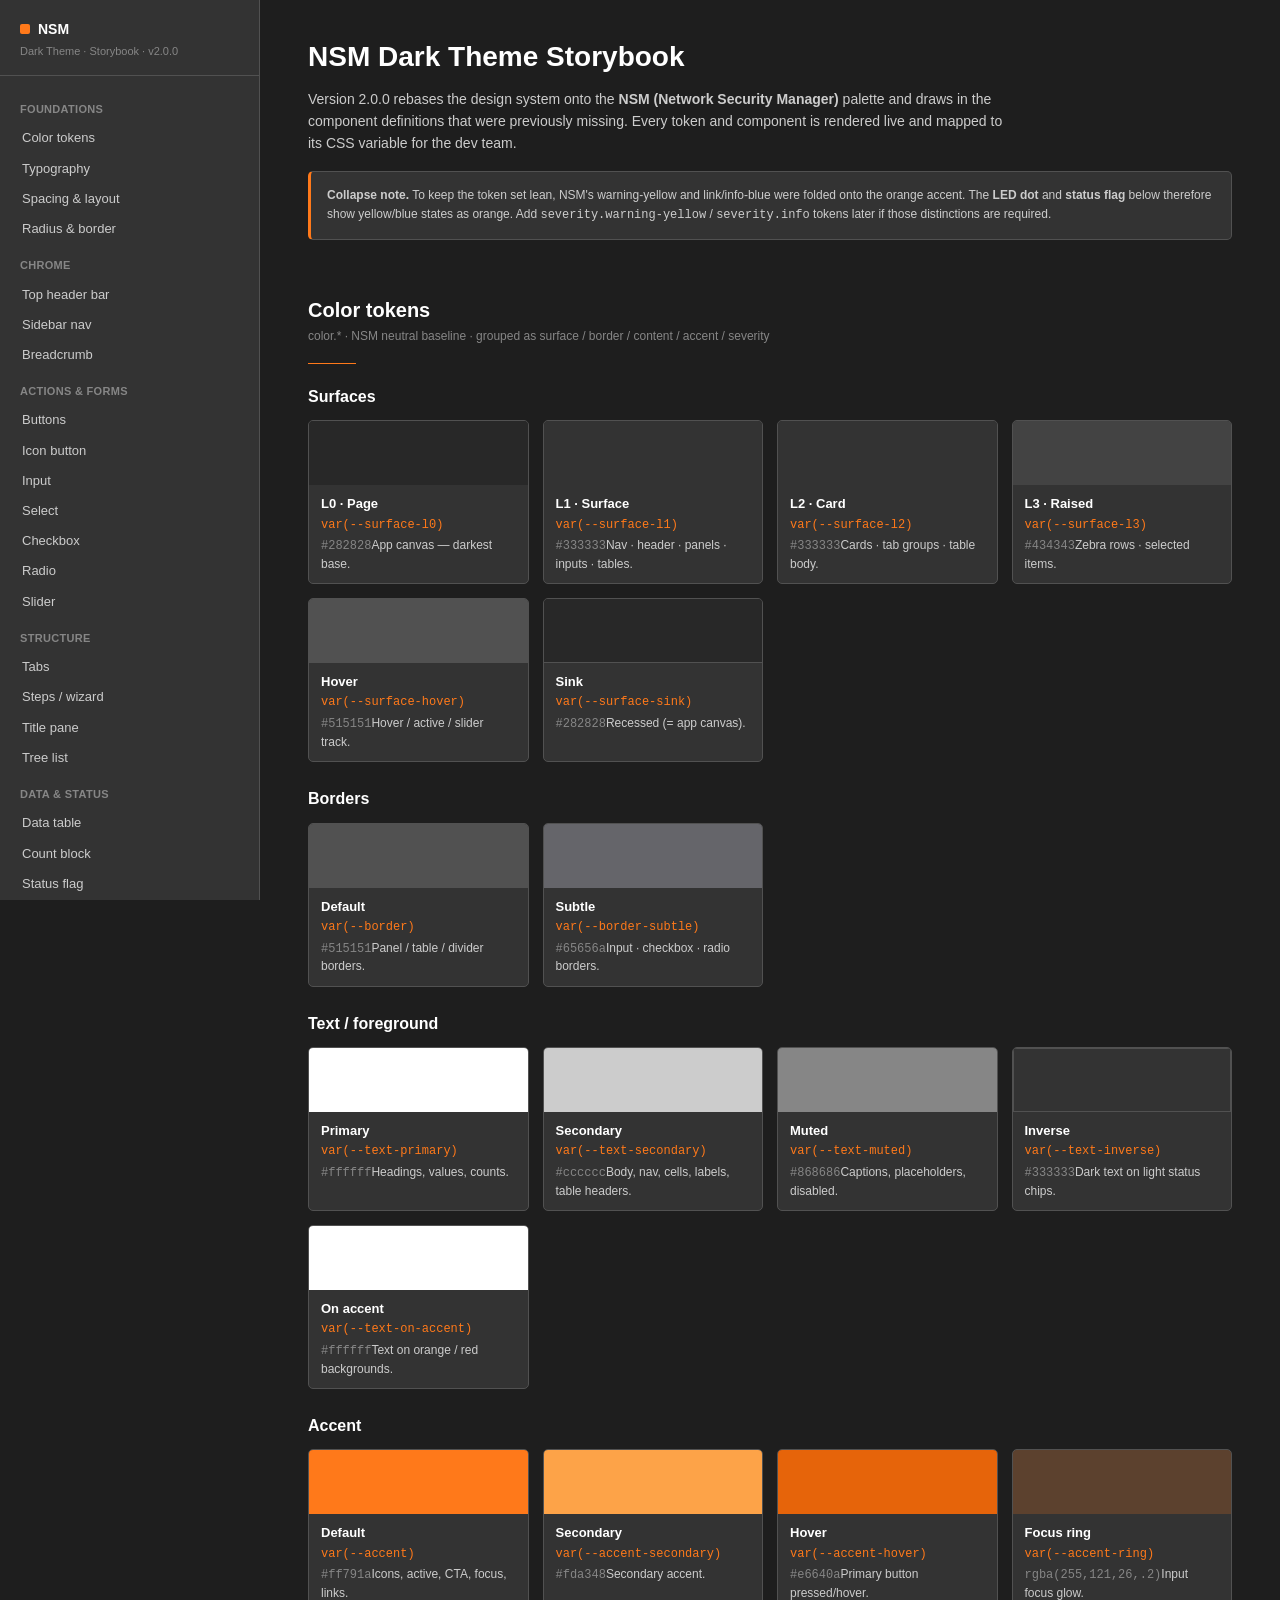
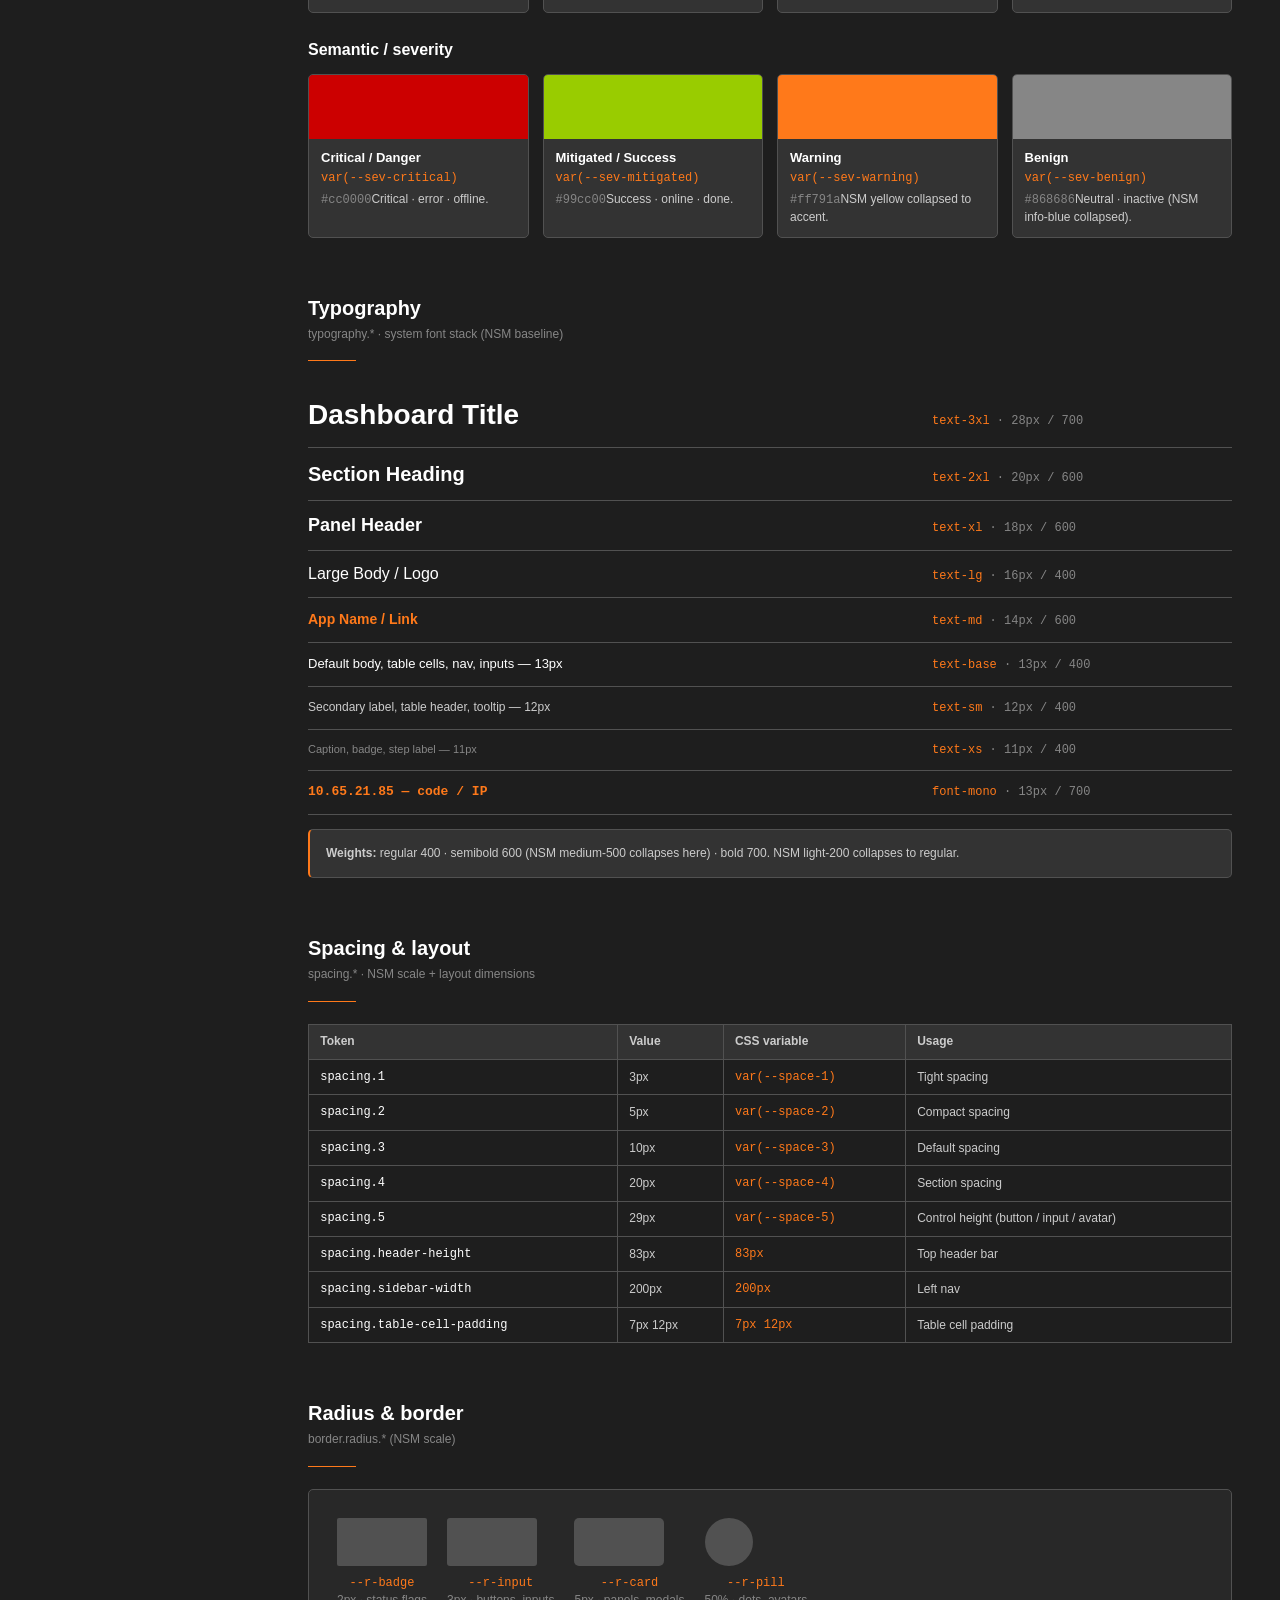
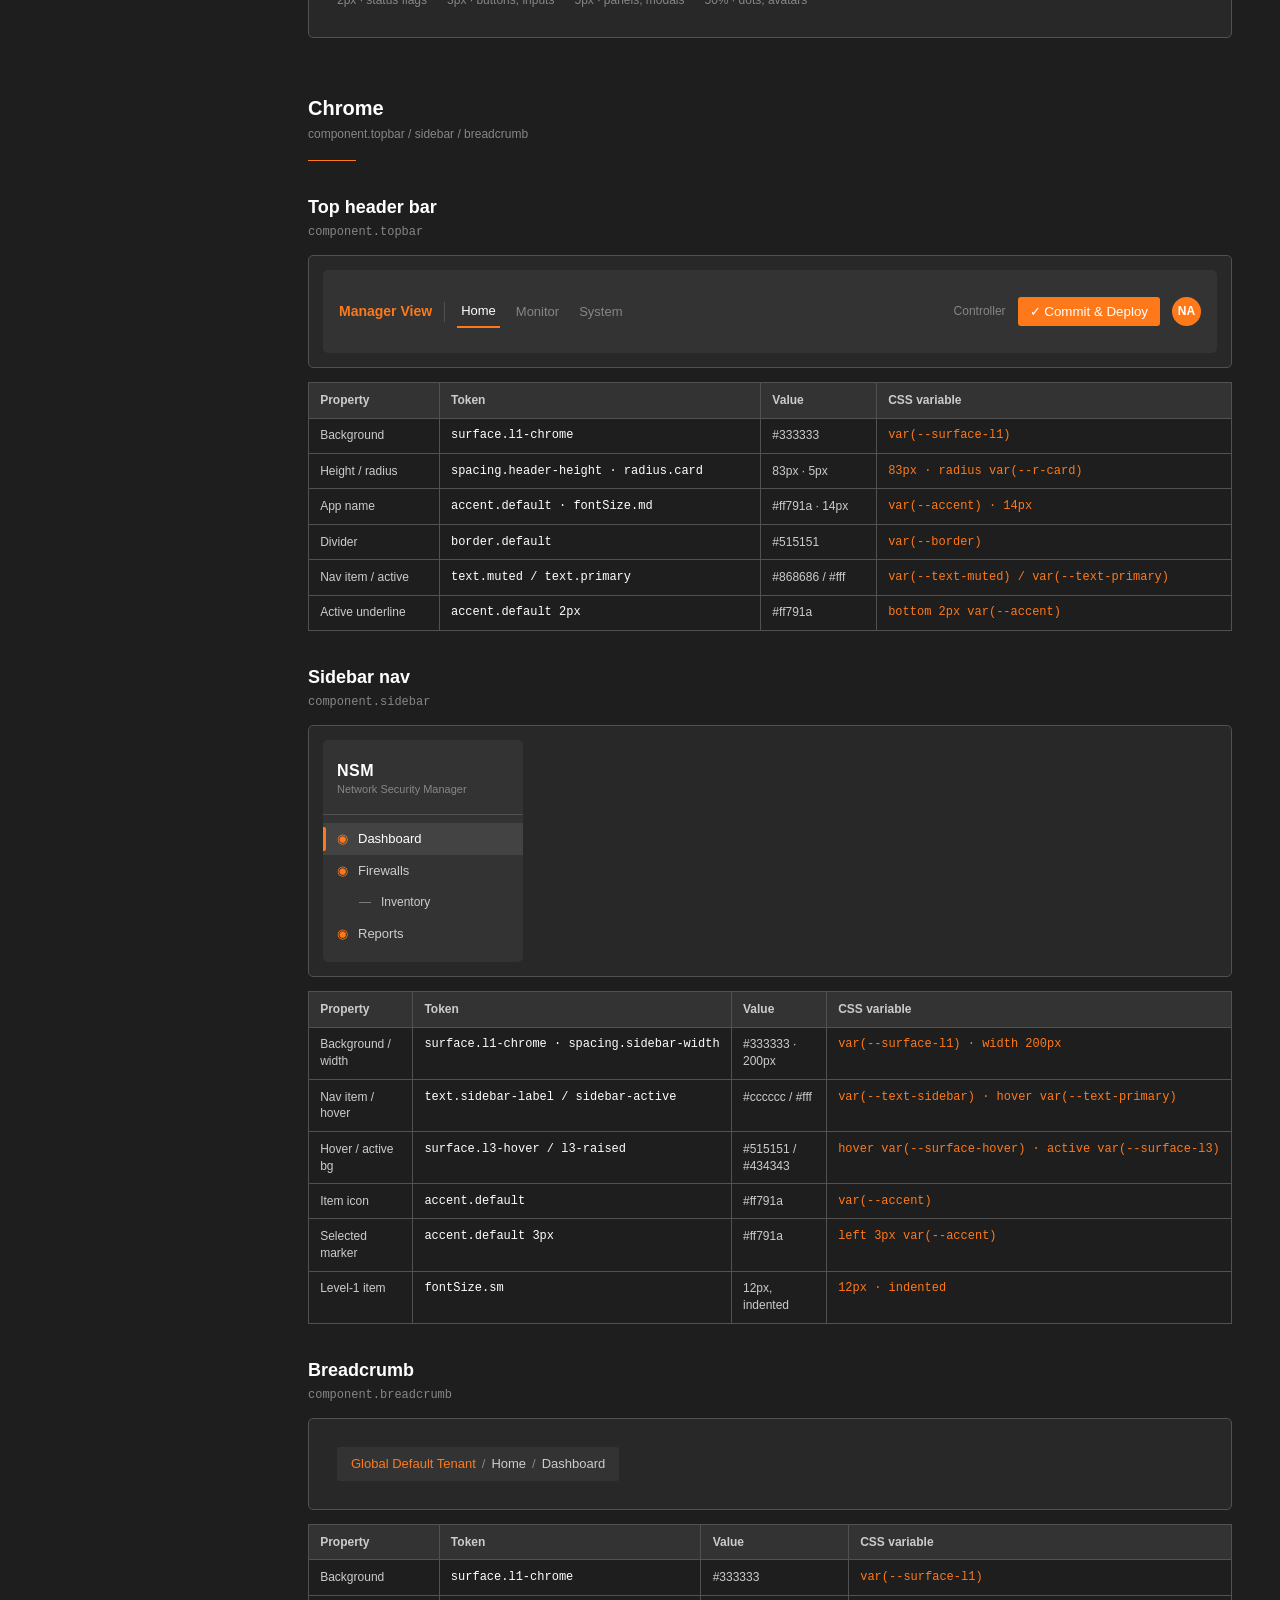
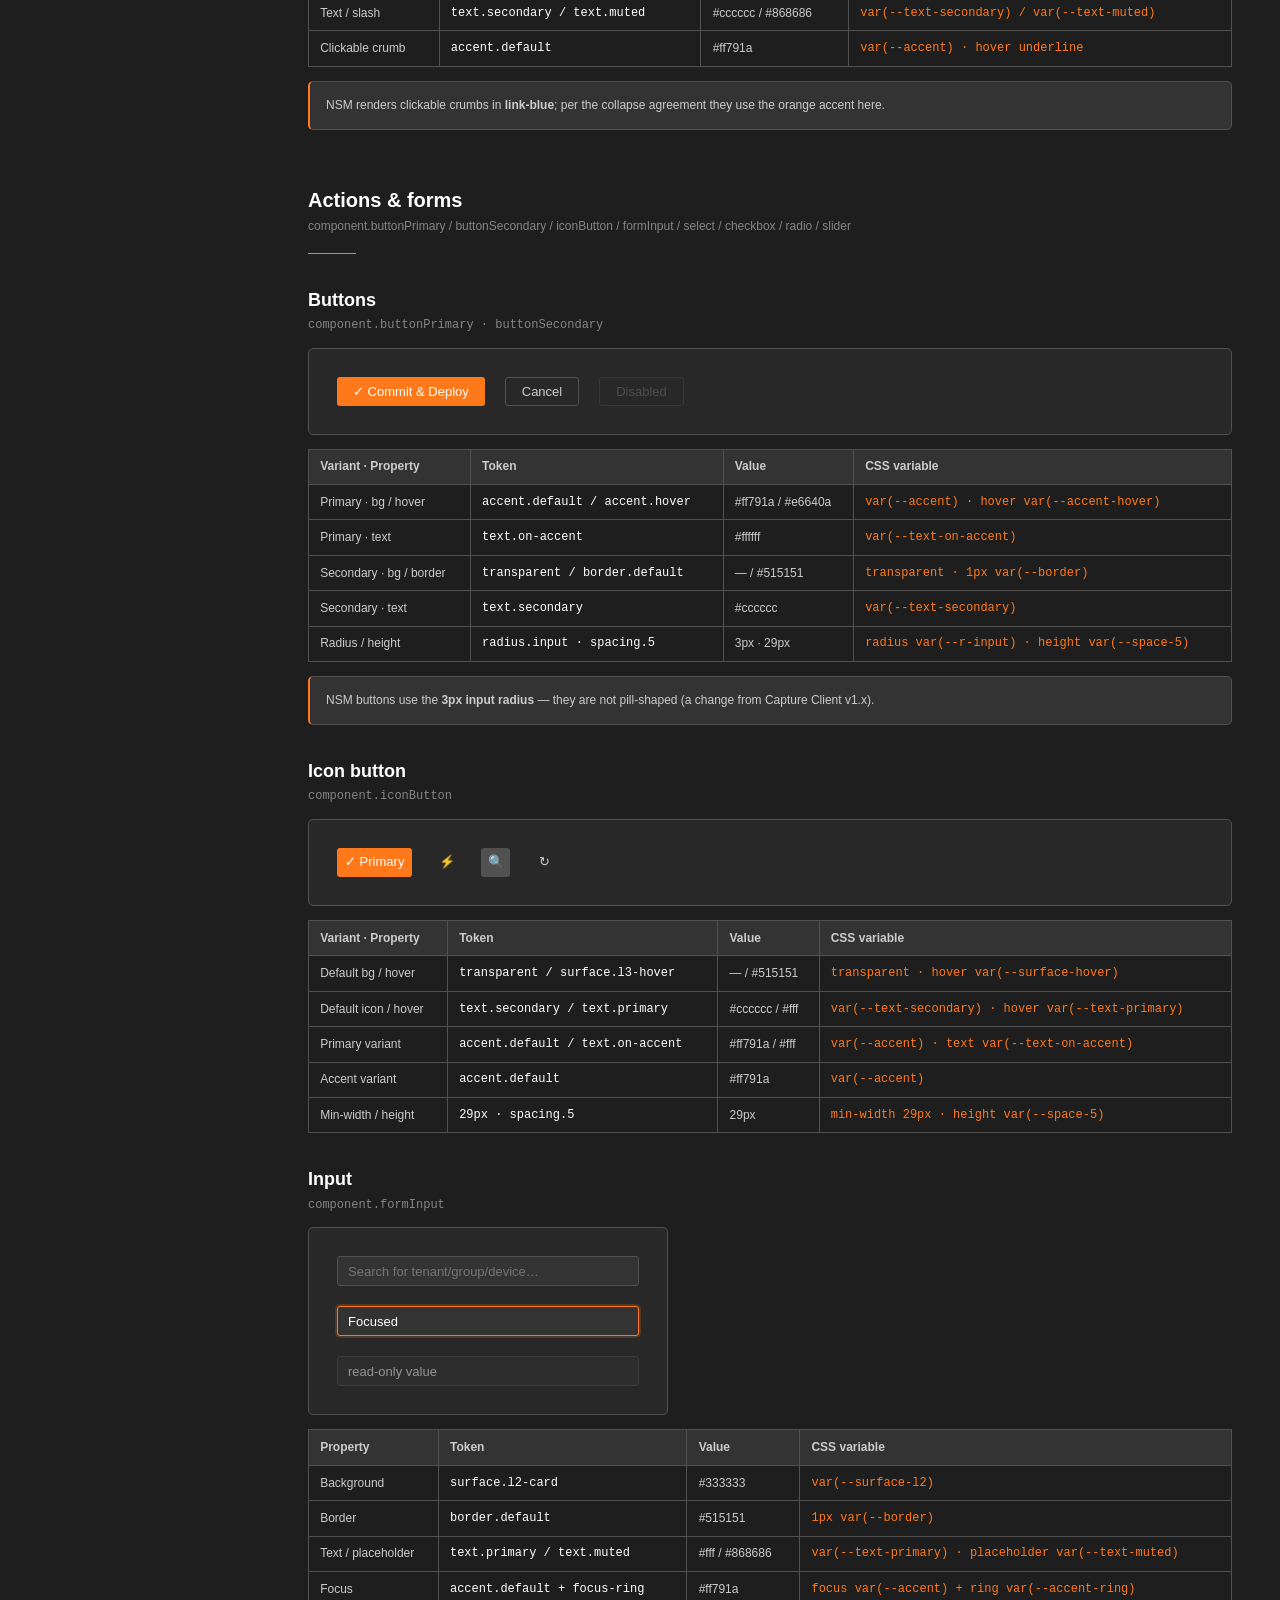
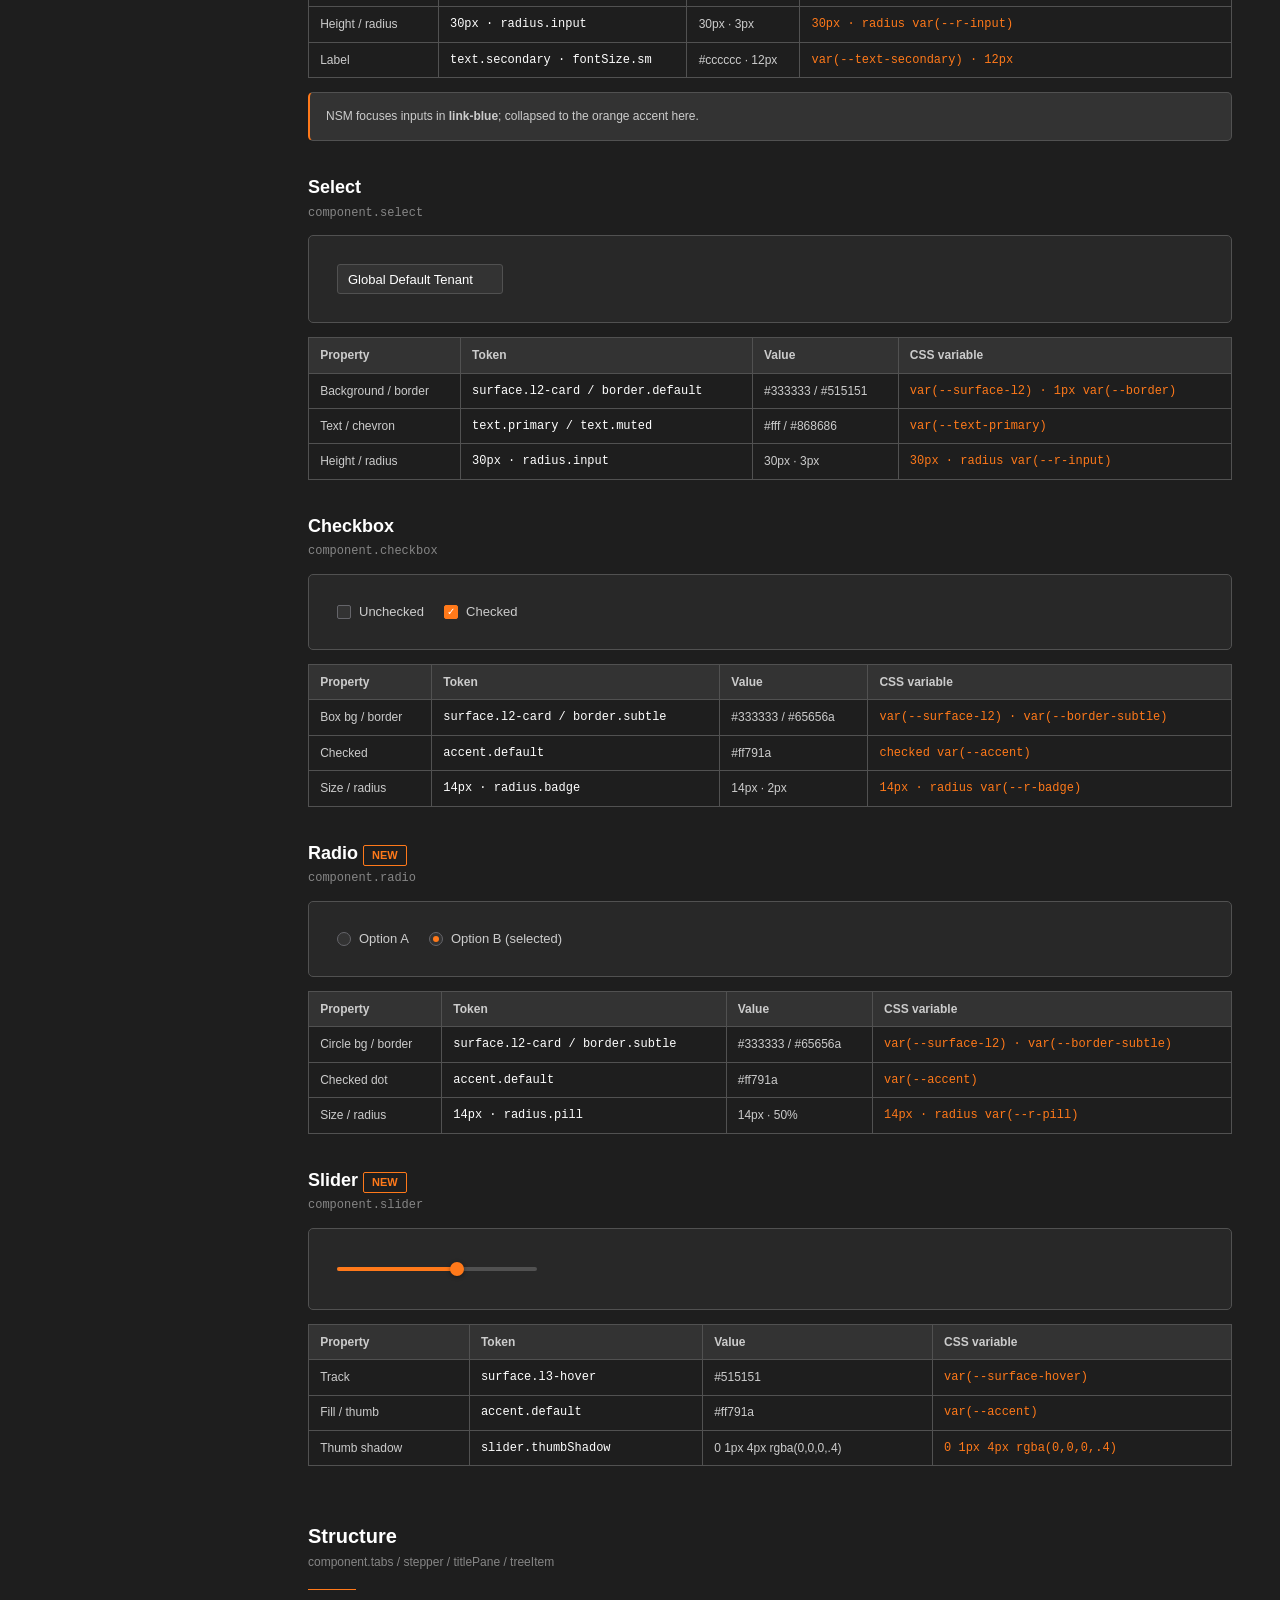
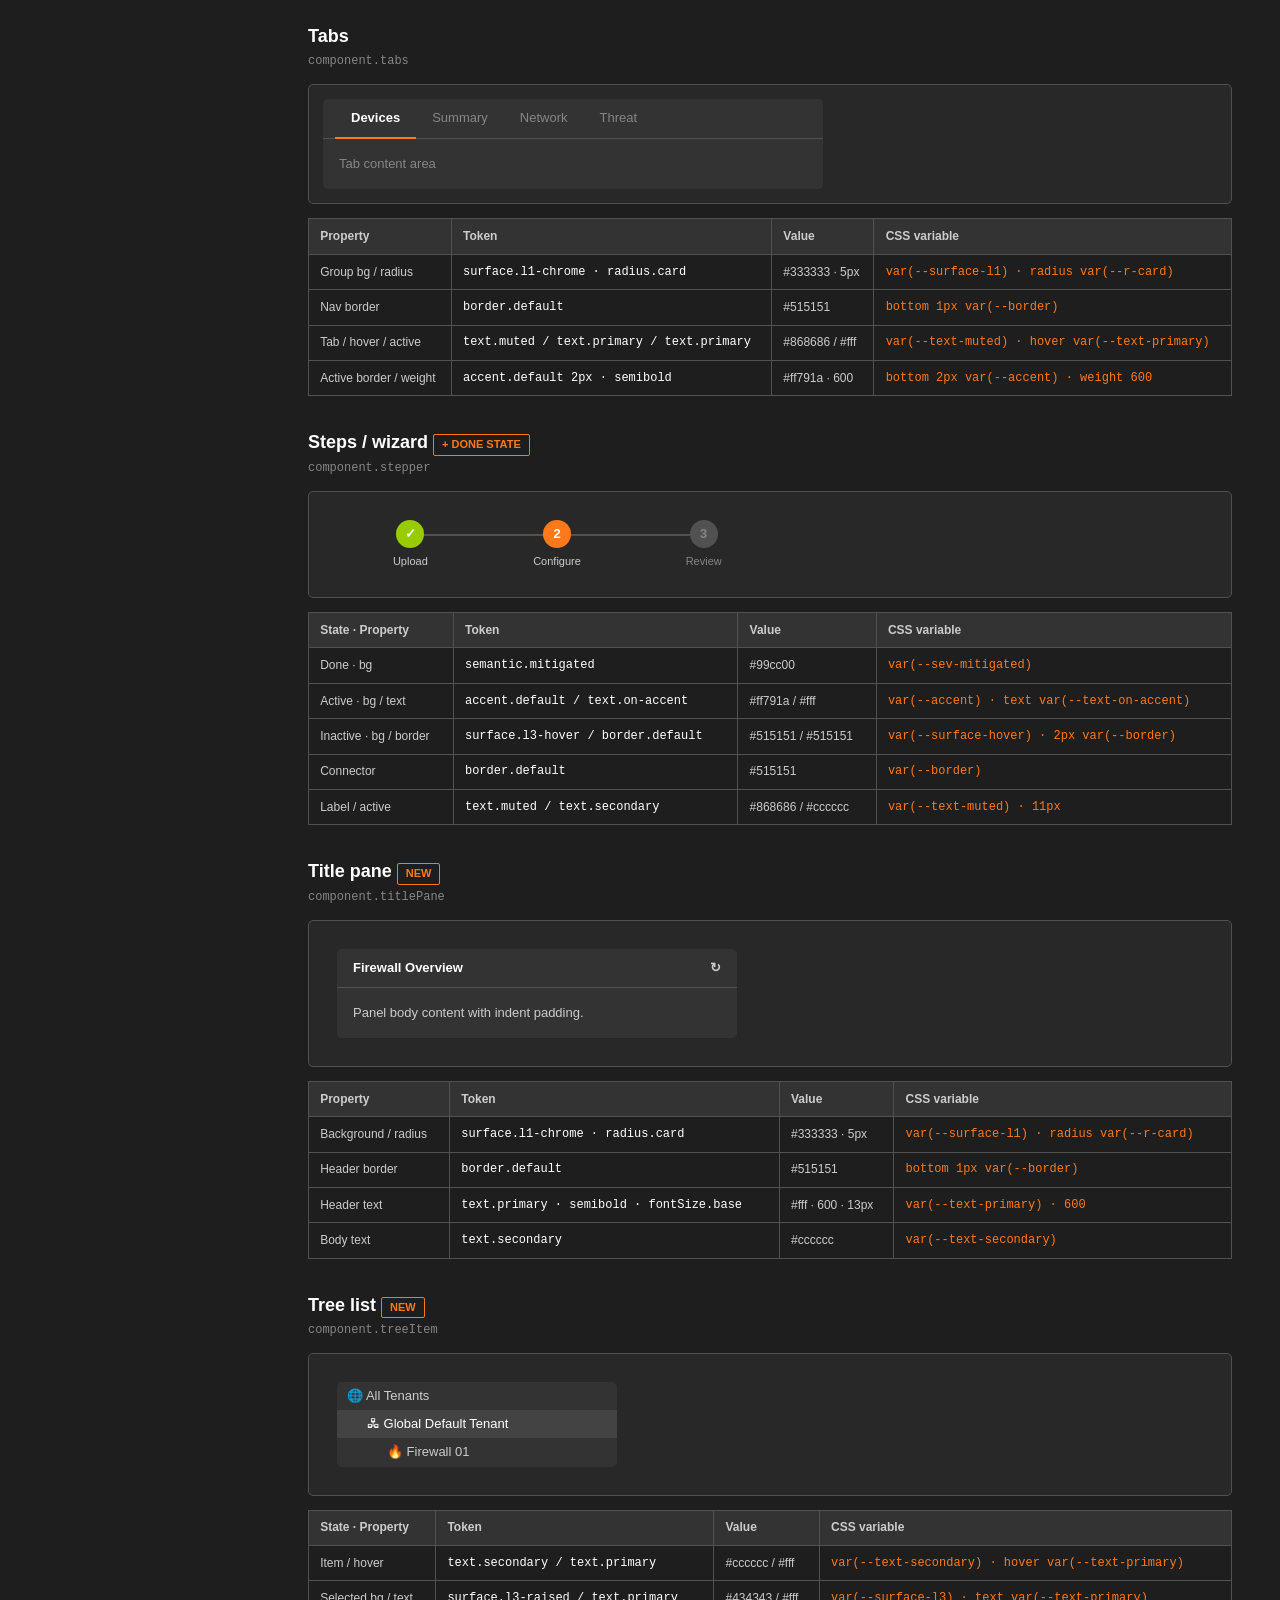
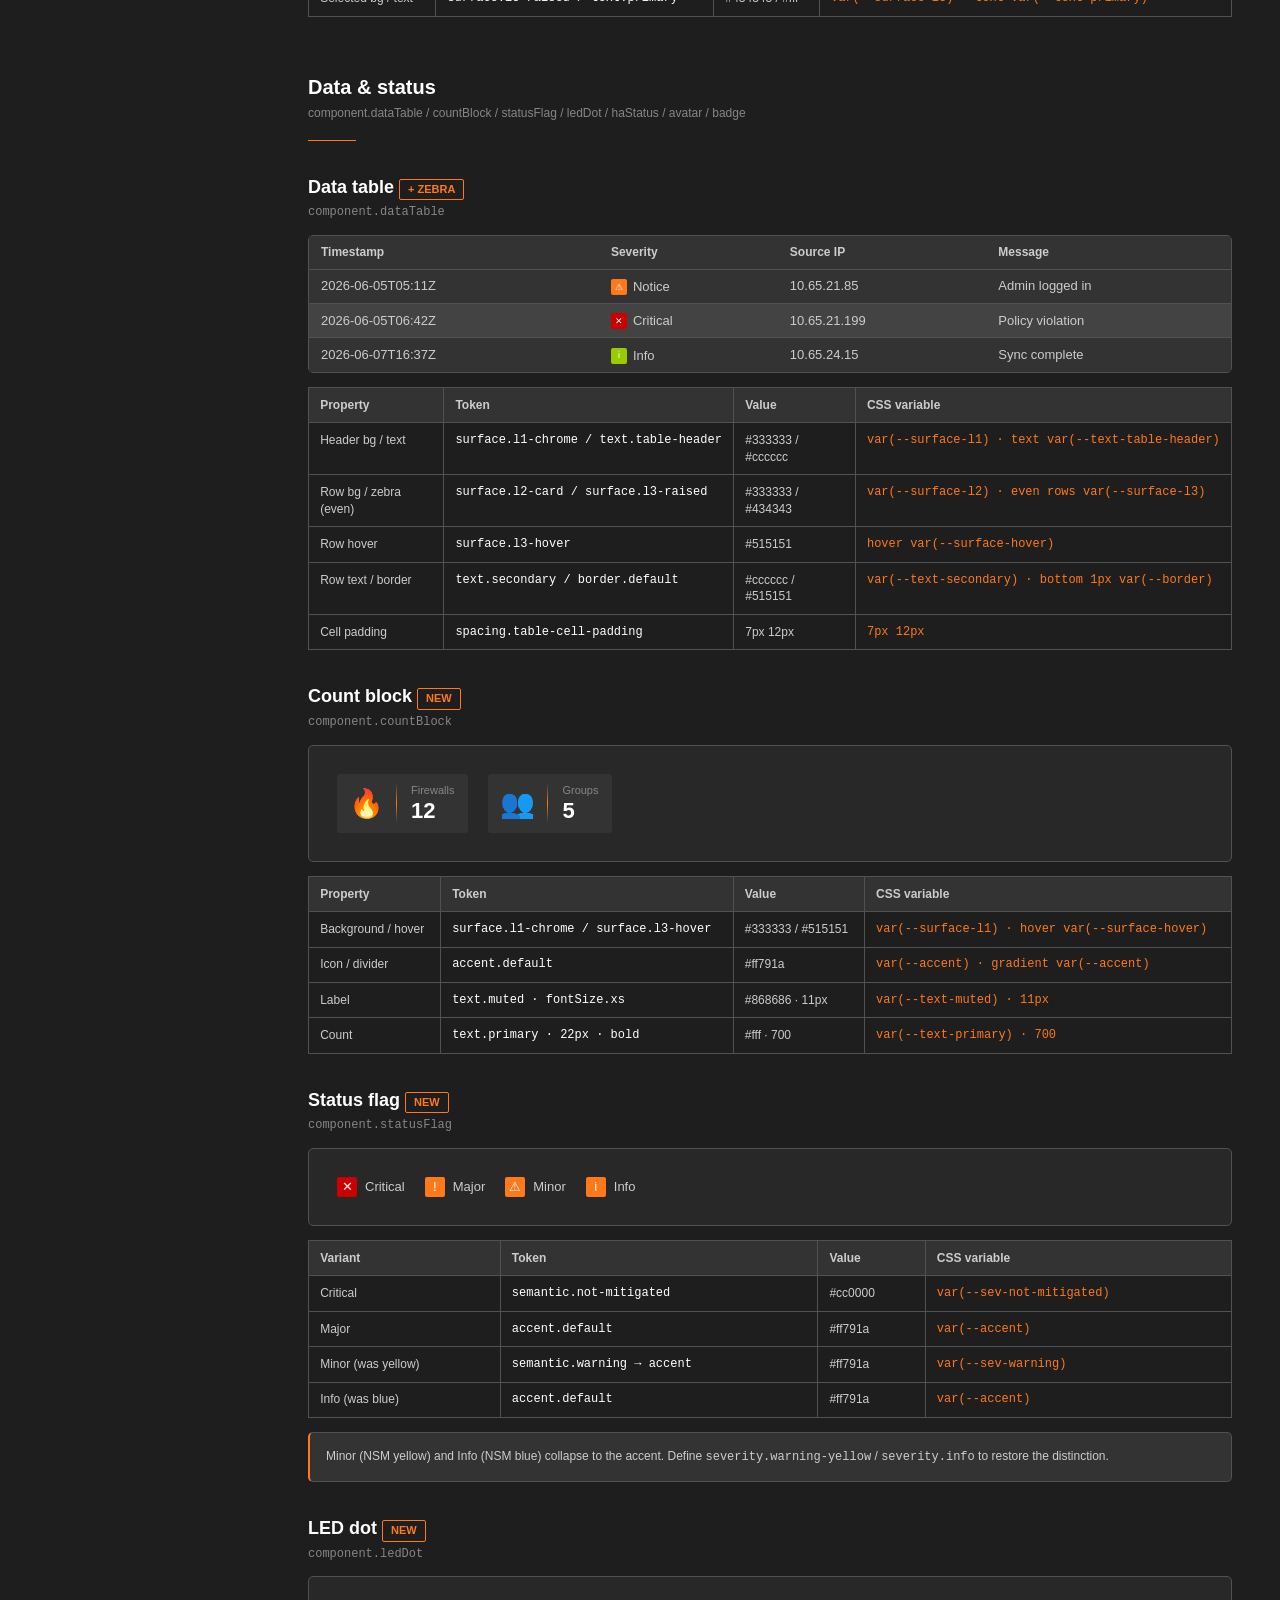
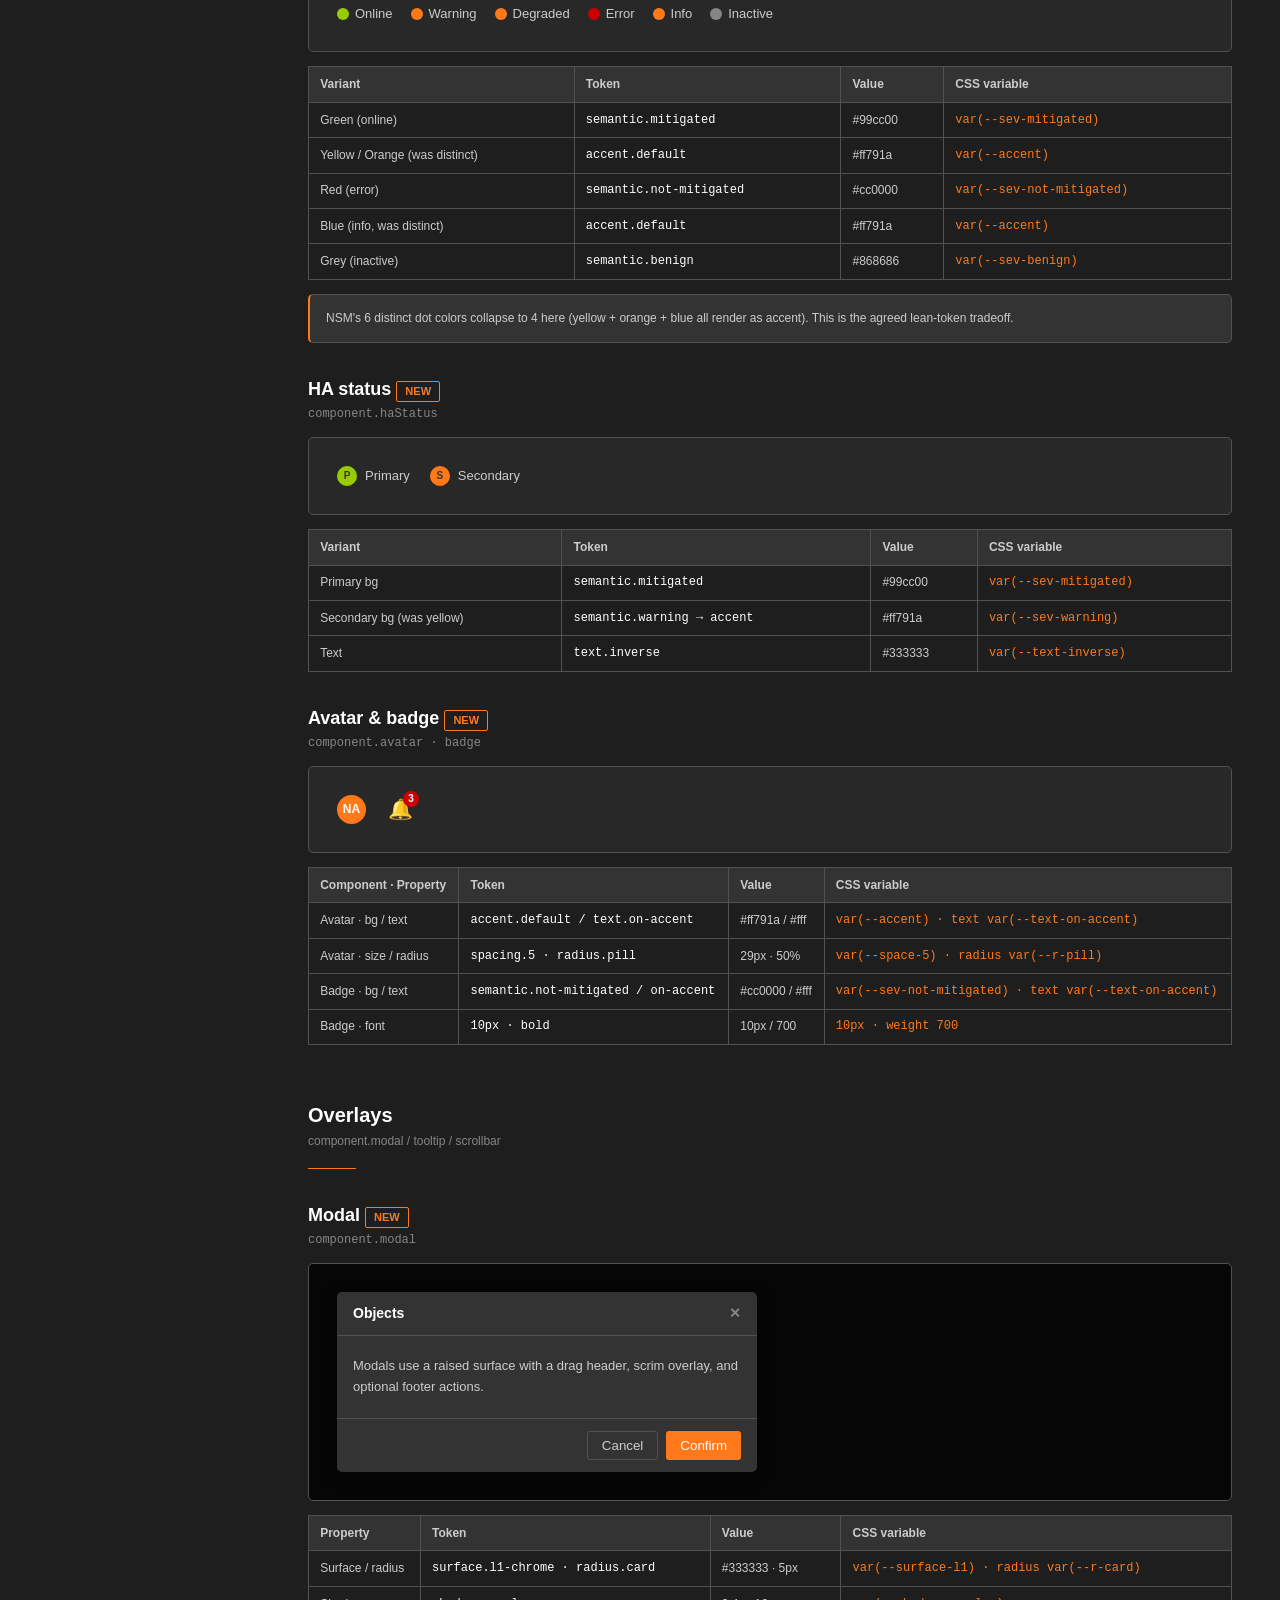
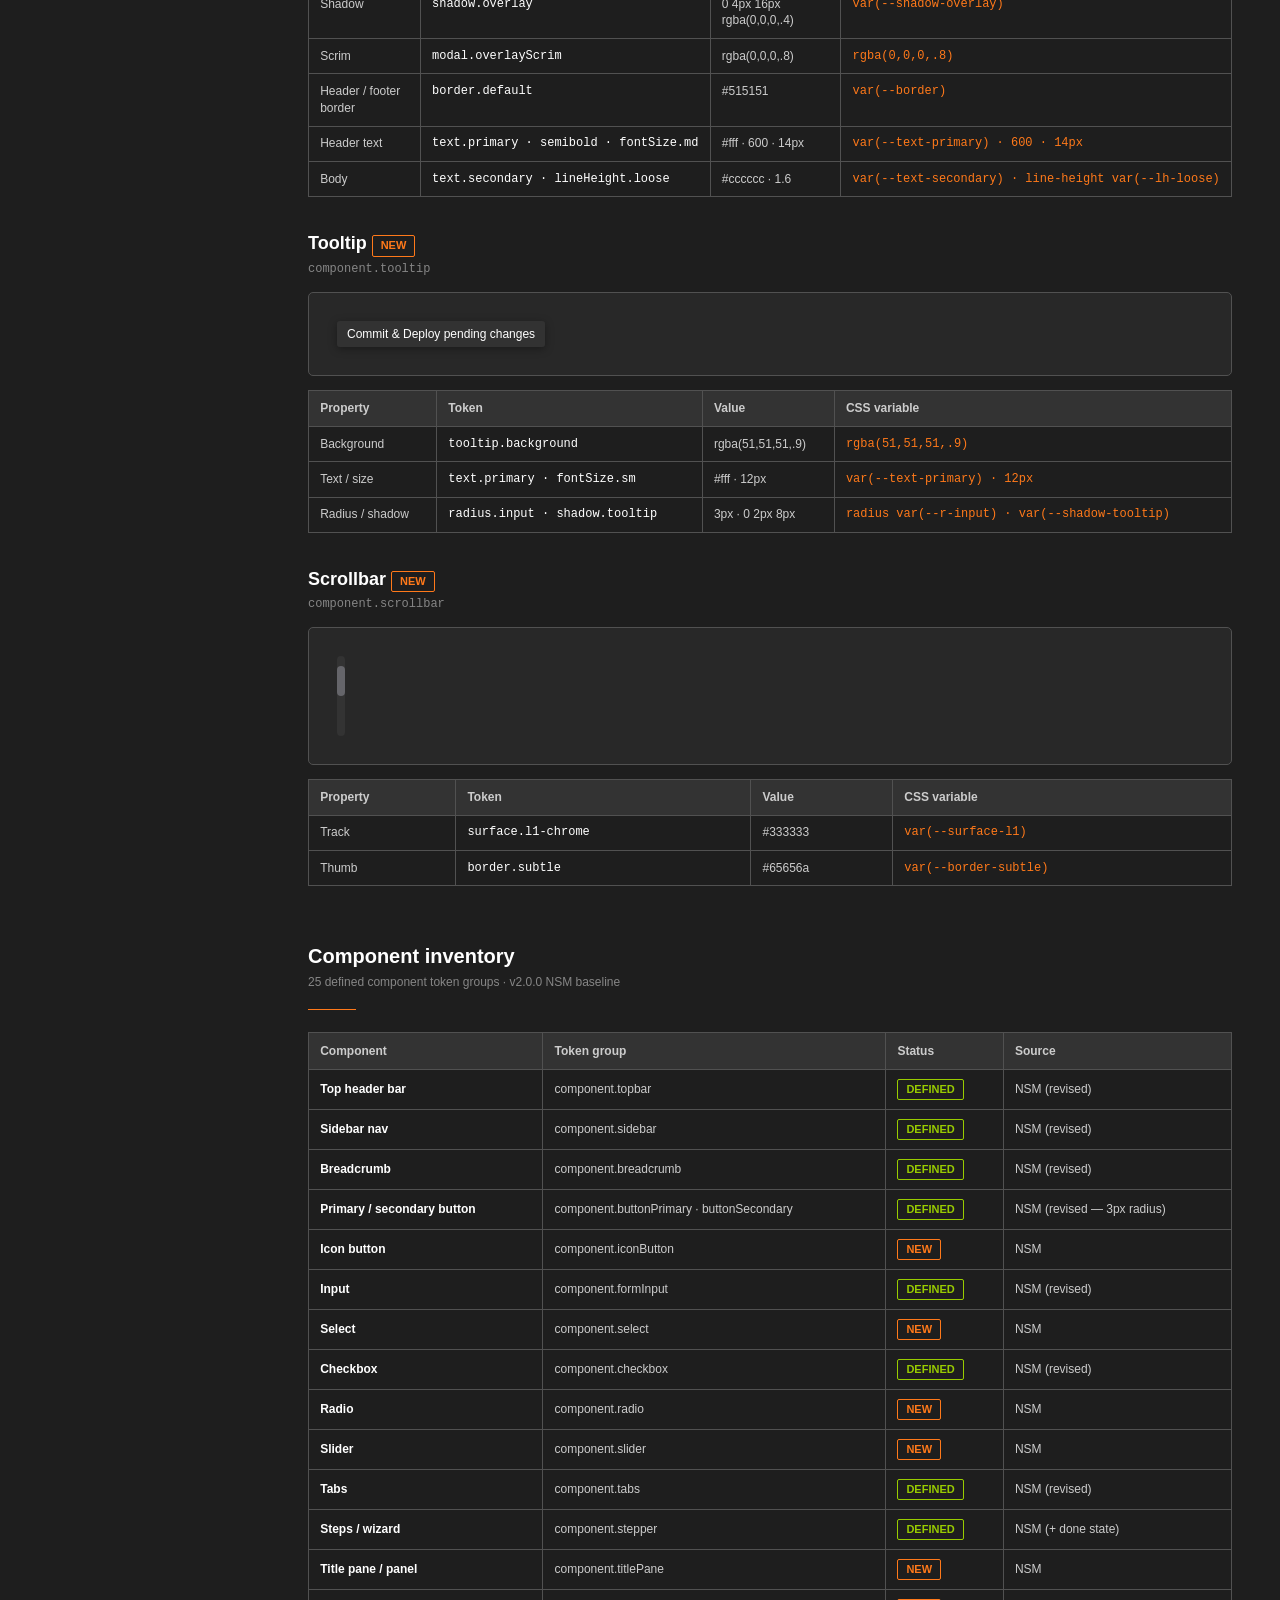
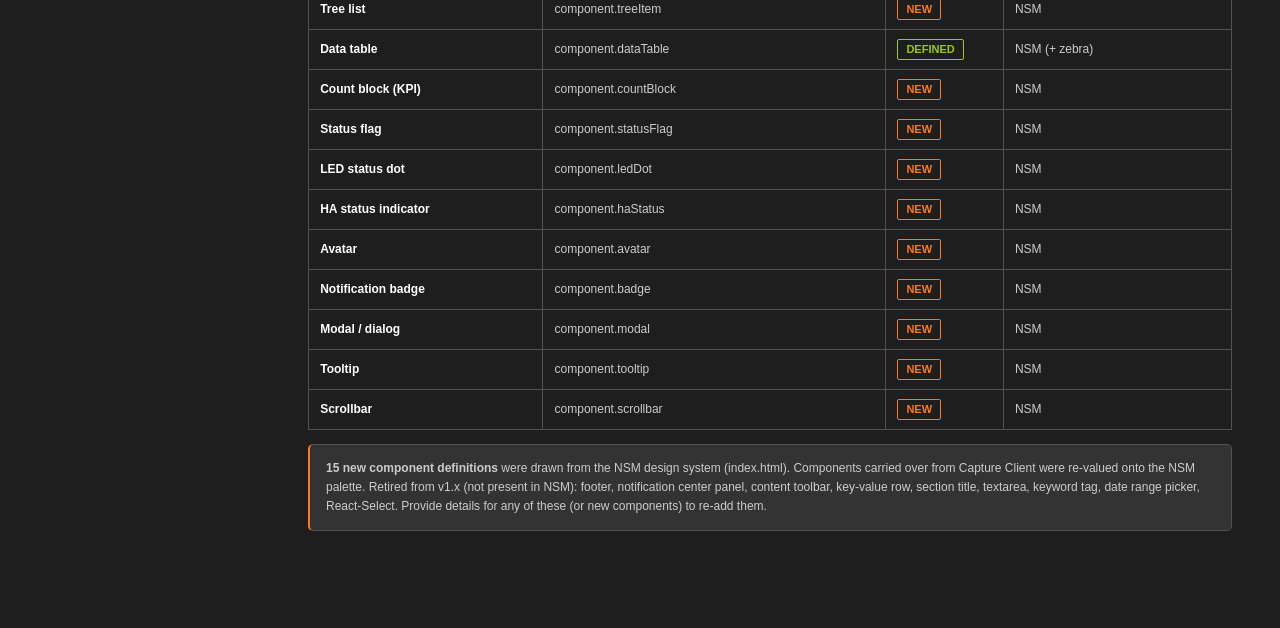
<file: index.html>
<!DOCTYPE html>
<!--
  SonicWall NSM — Dark Theme  ·  Token & Component Storybook  ·  v2.0.0
  Source of truth: sonicwall-cc-tokens v2.0.0
  Rebased onto the NSM (Network Security Manager) palette. NSM's extra
  accent/status distinctions are collapsed onto existing tokens
  (warning-yellow → accent, link/info-blue → accent) per hand-off agreement.
  Design reference: index.html (NSM design system) — colors/hierarchy authoritative.
-->
<html lang="en">
<head>
<meta charset="UTF-8" />
<meta name="viewport" content="width=device-width, initial-scale=1.0" />
<title>SonicWall NSM — Dark Theme Storybook</title>
<style>
  :root {
    /* Surfaces (NSM neutral greys) */
    --surface-l0:#282828; --surface-l1:#333333; --surface-l2:#333333;
    --surface-l3:#434343; --surface-hover:#515151; --surface-sink:#282828;
    /* Borders */
    --border:#515151; --border-subtle:#65656a;
    /* Text */
    --text-primary:#ffffff; --text-secondary:#cccccc; --text-muted:#868686;
    --text-table-header:#cccccc; --text-sidebar:#cccccc; --text-on-accent:#ffffff; --text-inverse:#333333;
    /* Accent */
    --accent:#ff791a; --accent-secondary:#fda348; --accent-hover:#e6640a;
    --accent-subtle:rgba(255,121,26,0.07); --accent-ring:rgba(255,121,26,0.2);
    /* Semantic (yellow & blue collapsed to accent) */
    --sev-critical:#cc0000; --sev-warning:#ff791a; --sev-mitigated:#99cc00;
    --sev-not-mitigated:#cc0000; --sev-benign:#868686;
    /* Type — system stack */
    --font-base:-apple-system,BlinkMacSystemFont,'Segoe UI',sans-serif;
    --font-semi:-apple-system,BlinkMacSystemFont,'Segoe UI',sans-serif;
    --font-bold:-apple-system,BlinkMacSystemFont,'Segoe UI',sans-serif;
    --font-light:-apple-system,BlinkMacSystemFont,'Segoe UI',sans-serif;
    --font-display:-apple-system,BlinkMacSystemFont,'Segoe UI',sans-serif;
    --font-mono:'SF Mono','Fira Code',monospace;
    --fs-xs:11px; --fs-sm:12px; --fs-base:13px; --fs-md:14px; --fs-lg:16px;
    --fs-xl:18px; --fs-2xl:20px; --fs-3xl:28px;
    --lh-tight:1.1; --lh-snug:1.2; --lh-normal:1.4; --lh-relaxed:1.5; --lh-loose:1.6;
    --fw-regular:400; --fw-semibold:600; --fw-bold:700;
    --r-badge:2px; --r-input:3px; --r-card:5px; --r-pill:50%;
    --space-1:3px; --space-2:5px; --space-3:10px; --space-4:20px; --space-5:29px;
    --shadow-overlay:0 4px 16px rgba(0,0,0,0.4); --shadow-tooltip:0 2px 8px rgba(0,0,0,0.35);
  }
  * { box-sizing:border-box; }
  html,body { margin:0; padding:0; }
  body {
    background:#1e1e1e; color:var(--text-secondary);
    font-family:var(--font-base); font-size:var(--fs-base); line-height:var(--lh-normal);
    -webkit-font-smoothing:antialiased;
  }
  .sb-shell { display:grid; grid-template-columns:260px 1fr; min-height:100vh; }
  .sb-nav {
    position:sticky; top:0; align-self:start; height:100vh; overflow-y:auto;
    background:var(--surface-l1); border-right:1px solid var(--border); padding:20px 0;
  }
  .sb-nav .brand { padding:0 20px 16px; border-bottom:1px solid var(--border); margin-bottom:12px; }
  .sb-nav .brand .logo { width:10px;height:10px;border-radius:2px;background:var(--accent);display:inline-block;margin-right:8px; }
  .sb-nav .brand .name { font-family:var(--font-bold); font-weight:700; font-size:var(--fs-md); color:var(--text-primary); }
  .sb-nav .brand .ver { display:block; font-size:var(--fs-xs); color:var(--text-muted); margin-top:4px; }
  .sb-nav .group { font-family:var(--font-semi); font-weight:600; font-size:var(--fs-xs); text-transform:uppercase; color:var(--text-muted); padding:14px 20px 6px; letter-spacing:.3px; }
  .sb-nav a { display:block; padding:6px 20px; color:var(--text-sidebar); font-size:var(--fs-base); text-decoration:none; border-left:2px solid transparent; }
  .sb-nav a:hover { color:var(--text-primary); background:var(--surface-hover); }
  .sb-main { padding:40px 48px 120px; max-width:1100px; }
  .sb-hero h1 { font-family:var(--font-display); font-size:var(--fs-3xl); font-weight:700; color:var(--text-primary); line-height:var(--lh-snug); margin:0 0 8px; }
  .sb-hero p { font-size:var(--fs-md); max-width:700px; line-height:var(--lh-loose); }
  .sb-callout { background:var(--surface-l1); border:1px solid var(--border); border-left:3px solid var(--accent); border-radius:var(--r-card); padding:14px 16px; font-size:var(--fs-sm); line-height:var(--lh-loose); margin-top:16px; }
  .sb-section { margin-top:56px; scroll-margin-top:24px; }
  .sb-section > h2 { font-family:var(--font-bold); font-weight:700; font-size:var(--fs-2xl); color:var(--text-primary); margin:0 0 4px; }
  .sb-section > .sub { color:var(--text-muted); font-size:var(--fs-sm); margin-bottom:18px; }
  .sb-rule { height:1px; background:var(--accent); border:0; opacity:1; margin:0 0 22px; width:48px; }
  .sb-component { margin-top:34px; }
  .sb-component h3 { font-family:var(--font-bold); font-weight:700; font-size:var(--fs-xl); color:var(--text-primary); margin:0 0 2px; }
  .sb-component .tag { font-family:var(--font-mono); font-size:var(--fs-sm); color:var(--text-muted); }
  .sb-canvas { background:var(--surface-l0); border:1px solid var(--border); border-radius:var(--r-card); padding:28px; margin:14px 0; display:flex; flex-wrap:wrap; gap:20px; align-items:flex-start; }
  .sb-canvas.col { flex-direction:column; }
  table.map { width:100%; border-collapse:collapse; font-size:var(--fs-sm); margin-top:8px; }
  table.map th { background:var(--surface-l1); color:var(--text-table-header); font-family:var(--font-semi); font-weight:600; font-size:var(--fs-sm); text-align:left; padding:.55rem .7rem; border:1px solid var(--border); }
  table.map td { padding:.55rem .7rem; border:1px solid var(--border); color:var(--text-secondary); vertical-align:top; }
  table.map td.tok, table.map td.cls { font-family:var(--font-mono); font-size:var(--fs-sm); color:var(--text-primary); white-space:nowrap; }
  table.map td.cls { color:var(--accent); }
  .swatch-grid { display:grid; grid-template-columns:repeat(auto-fill,minmax(220px,1fr)); gap:14px; }
  .swatch { background:var(--surface-l2); border:1px solid var(--border); border-radius:var(--r-card); overflow:hidden; }
  .swatch .chip { height:64px; }
  .swatch .meta { padding:10px 12px; }
  .swatch .meta .nm { font-family:var(--font-semi); font-weight:600; font-size:var(--fs-base); color:var(--text-primary); }
  .swatch .meta .cls { font-family:var(--font-mono); font-size:var(--fs-sm); color:var(--accent); display:block; margin:3px 0; }
  .swatch .meta .hex { font-family:var(--font-mono); font-size:var(--fs-sm); color:var(--text-muted); }
  .swatch .meta .use { font-size:var(--fs-sm); color:var(--text-secondary); margin-top:6px; line-height:var(--lh-normal); }
  .type-row { display:flex; align-items:baseline; gap:20px; padding:12px 0; border-bottom:1px solid var(--border); }
  .type-row .spec { flex:1; color:var(--text-primary); }
  .type-row .meta { font-family:var(--font-mono); font-size:var(--fs-sm); color:var(--text-muted); width:300px; }
  .type-row .meta b { color:var(--accent); font-weight:400; }
  table.inv { width:100%; border-collapse:collapse; font-size:var(--fs-sm); }
  table.inv th { background:var(--surface-l1); color:var(--text-table-header); font-family:var(--font-semi); font-weight:600; text-align:left; padding:.6rem .7rem; border:1px solid var(--border); font-size:var(--fs-sm); }
  table.inv td { padding:.55rem .7rem; border:1px solid var(--border); color:var(--text-secondary); }
  table.inv td.cmp { font-family:var(--font-semi); font-weight:600; color:var(--text-primary); }
  .badge { display:inline-block; font-family:var(--font-semi); font-weight:600; font-size:var(--fs-xs); text-transform:uppercase; padding:2px 8px; border-radius:var(--r-badge); }
  .badge.ok { color:var(--sev-mitigated); border:1px solid var(--sev-mitigated); }
  .badge.new { color:var(--accent); border:1px solid var(--accent); }
  .note { background:var(--surface-l1); border:1px solid var(--border); border-left:2px solid var(--accent); border-radius:var(--r-card); padding:14px 16px; font-size:var(--fs-sm); line-height:var(--lh-loose); margin-top:14px; }
</style>
</head>
<body>
<div class="sb-shell">
  <nav class="sb-nav">
    <div class="brand">
      <span class="logo"></span><span class="name">NSM</span>
      <span class="ver">Dark Theme · Storybook · v2.0.0</span>
    </div>
    <div class="group">Foundations</div>
    <a href="#colors">Color tokens</a>
    <a href="#typography">Typography</a>
    <a href="#spacing">Spacing &amp; layout</a>
    <a href="#radius">Radius &amp; border</a>
    <div class="group">Chrome</div>
    <a href="#topbar">Top header bar</a>
    <a href="#sidebar">Sidebar nav</a>
    <a href="#breadcrumb">Breadcrumb</a>
    <div class="group">Actions &amp; forms</div>
    <a href="#buttons">Buttons</a>
    <a href="#iconbutton">Icon button</a>
    <a href="#forminput">Input</a>
    <a href="#select">Select</a>
    <a href="#checkbox">Checkbox</a>
    <a href="#radio">Radio</a>
    <a href="#slider">Slider</a>
    <div class="group">Structure</div>
    <a href="#tabs">Tabs</a>
    <a href="#stepper">Steps / wizard</a>
    <a href="#titlepane">Title pane</a>
    <a href="#tree">Tree list</a>
    <div class="group">Data &amp; status</div>
    <a href="#table">Data table</a>
    <a href="#countblock">Count block</a>
    <a href="#statusflag">Status flag</a>
    <a href="#leddot">LED dot</a>
    <a href="#hastatus">HA status</a>
    <a href="#avatar">Avatar &amp; badge</a>
    <div class="group">Overlays</div>
    <a href="#modal">Modal</a>
    <a href="#tooltip">Tooltip</a>
    <a href="#scrollbar">Scrollbar</a>
    <div class="group">Reference</div>
    <a href="#inventory">Component inventory</a>
  </nav>
  <main class="sb-main">
    <div class="sb-hero">
      <h1>NSM Dark Theme Storybook</h1>
      <p>Version 2.0.0 rebases the design system onto the <b>NSM (Network Security Manager)</b> palette and draws in the component definitions that were previously missing. Every token and component is rendered live and mapped to its CSS variable for the dev team.</p>
      <div class="sb-callout"><b>Collapse note.</b> To keep the token set lean, NSM's warning-yellow and link/info-blue were folded onto the orange accent. The <b>LED dot</b> and <b>status flag</b> below therefore show yellow/blue states as orange. Add <code>severity.warning-yellow</code> / <code>severity.info</code> tokens later if those distinctions are required.</div>
    </div>

    <!-- ════════ COLORS ════════ -->
    <section class="sb-section" id="colors">
      <h2>Color tokens</h2>
      <div class="sub">color.* · NSM neutral baseline · grouped as surface / border / content / accent / severity</div>
      <hr class="sb-rule" />

      <h3 style="font-family:var(--font-bold);font-weight:700;font-size:var(--fs-lg);color:var(--text-primary);margin:0 0 12px;">Surfaces</h3>
      <div class="swatch-grid">
        <div class="swatch"><div class="chip" style="background:#282828"></div><div class="meta"><span class="nm">L0 · Page</span><span class="cls">var(--surface-l0)</span><span class="hex">#282828</span><span class="use">App canvas — darkest base.</span></div></div>
        <div class="swatch"><div class="chip" style="background:#333333"></div><div class="meta"><span class="nm">L1 · Surface</span><span class="cls">var(--surface-l1)</span><span class="hex">#333333</span><span class="use">Nav · header · panels · inputs · tables.</span></div></div>
        <div class="swatch"><div class="chip" style="background:#333333"></div><div class="meta"><span class="nm">L2 · Card</span><span class="cls">var(--surface-l2)</span><span class="hex">#333333</span><span class="use">Cards · tab groups · table body.</span></div></div>
        <div class="swatch"><div class="chip" style="background:#434343"></div><div class="meta"><span class="nm">L3 · Raised</span><span class="cls">var(--surface-l3)</span><span class="hex">#434343</span><span class="use">Zebra rows · selected items.</span></div></div>
        <div class="swatch"><div class="chip" style="background:#515151"></div><div class="meta"><span class="nm">Hover</span><span class="cls">var(--surface-hover)</span><span class="hex">#515151</span><span class="use">Hover / active / slider track.</span></div></div>
        <div class="swatch"><div class="chip" style="background:#282828;border-bottom:1px solid #515151"></div><div class="meta"><span class="nm">Sink</span><span class="cls">var(--surface-sink)</span><span class="hex">#282828</span><span class="use">Recessed (= app canvas).</span></div></div>
      </div>

      <h3 style="font-family:var(--font-bold);font-weight:700;font-size:var(--fs-lg);color:var(--text-primary);margin:26px 0 12px;">Borders</h3>
      <div class="swatch-grid">
        <div class="swatch"><div class="chip" style="background:#515151"></div><div class="meta"><span class="nm">Default</span><span class="cls">var(--border)</span><span class="hex">#515151</span><span class="use">Panel / table / divider borders.</span></div></div>
        <div class="swatch"><div class="chip" style="background:#65656a"></div><div class="meta"><span class="nm">Subtle</span><span class="cls">var(--border-subtle)</span><span class="hex">#65656a</span><span class="use">Input · checkbox · radio borders.</span></div></div>
      </div>

      <h3 style="font-family:var(--font-bold);font-weight:700;font-size:var(--fs-lg);color:var(--text-primary);margin:26px 0 12px;">Text / foreground</h3>
      <div class="swatch-grid">
        <div class="swatch"><div class="chip" style="background:#ffffff"></div><div class="meta"><span class="nm">Primary</span><span class="cls">var(--text-primary)</span><span class="hex">#ffffff</span><span class="use">Headings, values, counts.</span></div></div>
        <div class="swatch"><div class="chip" style="background:#cccccc"></div><div class="meta"><span class="nm">Secondary</span><span class="cls">var(--text-secondary)</span><span class="hex">#cccccc</span><span class="use">Body, nav, cells, labels, table headers.</span></div></div>
        <div class="swatch"><div class="chip" style="background:#868686"></div><div class="meta"><span class="nm">Muted</span><span class="cls">var(--text-muted)</span><span class="hex">#868686</span><span class="use">Captions, placeholders, disabled.</span></div></div>
        <div class="swatch"><div class="chip" style="background:#333333;border:1px solid #515151"></div><div class="meta"><span class="nm">Inverse</span><span class="cls">var(--text-inverse)</span><span class="hex">#333333</span><span class="use">Dark text on light status chips.</span></div></div>
        <div class="swatch"><div class="chip" style="background:#ffffff"></div><div class="meta"><span class="nm">On accent</span><span class="cls">var(--text-on-accent)</span><span class="hex">#ffffff</span><span class="use">Text on orange / red backgrounds.</span></div></div>
      </div>

      <h3 style="font-family:var(--font-bold);font-weight:700;font-size:var(--fs-lg);color:var(--text-primary);margin:26px 0 12px;">Accent</h3>
      <div class="swatch-grid">
        <div class="swatch"><div class="chip" style="background:#ff791a"></div><div class="meta"><span class="nm">Default</span><span class="cls">var(--accent)</span><span class="hex">#ff791a</span><span class="use">Icons, active, CTA, focus, links.</span></div></div>
        <div class="swatch"><div class="chip" style="background:#fda348"></div><div class="meta"><span class="nm">Secondary</span><span class="cls">var(--accent-secondary)</span><span class="hex">#fda348</span><span class="use">Secondary accent.</span></div></div>
        <div class="swatch"><div class="chip" style="background:#e6640a"></div><div class="meta"><span class="nm">Hover</span><span class="cls">var(--accent-hover)</span><span class="hex">#e6640a</span><span class="use">Primary button pressed/hover.</span></div></div>
        <div class="swatch"><div class="chip" style="background:rgba(255,121,26,0.2)"></div><div class="meta"><span class="nm">Focus ring</span><span class="cls">var(--accent-ring)</span><span class="hex">rgba(255,121,26,.2)</span><span class="use">Input focus glow.</span></div></div>
      </div>

      <h3 style="font-family:var(--font-bold);font-weight:700;font-size:var(--fs-lg);color:var(--text-primary);margin:26px 0 12px;">Semantic / severity</h3>
      <div class="swatch-grid">
        <div class="swatch"><div class="chip" style="background:#cc0000"></div><div class="meta"><span class="nm">Critical / Danger</span><span class="cls">var(--sev-critical)</span><span class="hex">#cc0000</span><span class="use">Critical · error · offline.</span></div></div>
        <div class="swatch"><div class="chip" style="background:#99cc00"></div><div class="meta"><span class="nm">Mitigated / Success</span><span class="cls">var(--sev-mitigated)</span><span class="hex">#99cc00</span><span class="use">Success · online · done.</span></div></div>
        <div class="swatch"><div class="chip" style="background:#ff791a"></div><div class="meta"><span class="nm">Warning</span><span class="cls">var(--sev-warning)</span><span class="hex">#ff791a</span><span class="use">NSM yellow collapsed to accent.</span></div></div>
        <div class="swatch"><div class="chip" style="background:#868686"></div><div class="meta"><span class="nm">Benign</span><span class="cls">var(--sev-benign)</span><span class="hex">#868686</span><span class="use">Neutral · inactive (NSM info-blue collapsed).</span></div></div>
      </div>
    </section>

    <!-- ════════ TYPOGRAPHY ════════ -->
    <section class="sb-section" id="typography">
      <h2>Typography</h2>
      <div class="sub">typography.* · system font stack (NSM baseline)</div>
      <hr class="sb-rule" />
      <div class="type-row"><div class="spec" style="font-size:var(--fs-3xl);font-weight:700">Dashboard Title</div><div class="meta"><b>text-3xl</b> · 28px / 700</div></div>
      <div class="type-row"><div class="spec" style="font-size:var(--fs-2xl);font-weight:600">Section Heading</div><div class="meta"><b>text-2xl</b> · 20px / 600</div></div>
      <div class="type-row"><div class="spec" style="font-size:var(--fs-xl);font-weight:600">Panel Header</div><div class="meta"><b>text-xl</b> · 18px / 600</div></div>
      <div class="type-row"><div class="spec" style="font-size:var(--fs-lg);font-weight:400">Large Body / Logo</div><div class="meta"><b>text-lg</b> · 16px / 400</div></div>
      <div class="type-row"><div class="spec" style="font-size:var(--fs-md);font-weight:600;color:var(--accent)">App Name / Link</div><div class="meta"><b>text-md</b> · 14px / 600</div></div>
      <div class="type-row"><div class="spec" style="font-size:var(--fs-base);font-weight:400">Default body, table cells, nav, inputs — 13px</div><div class="meta"><b>text-base</b> · 13px / 400</div></div>
      <div class="type-row"><div class="spec" style="font-size:var(--fs-sm);font-weight:400;color:var(--text-secondary)">Secondary label, table header, tooltip — 12px</div><div class="meta"><b>text-sm</b> · 12px / 400</div></div>
      <div class="type-row"><div class="spec" style="font-size:var(--fs-xs);font-weight:400;color:var(--text-muted)">Caption, badge, step label — 11px</div><div class="meta"><b>text-xs</b> · 11px / 400</div></div>
      <div class="type-row"><div class="spec" style="font-size:var(--fs-base);font-weight:700;font-family:var(--font-mono);color:var(--accent)">10.65.21.85 — code / IP</div><div class="meta"><b>font-mono</b> · 13px / 700</div></div>
      <div class="note"><b>Weights:</b> regular 400 · semibold 600 (NSM medium-500 collapses here) · bold 700. NSM light-200 collapses to regular.</div>
    </section>

    <!-- ════════ SPACING ════════ -->
    <section class="sb-section" id="spacing">
      <h2>Spacing &amp; layout</h2>
      <div class="sub">spacing.* · NSM scale + layout dimensions</div>
      <hr class="sb-rule" />
      <table class="map">
        <thead><tr><th>Token</th><th>Value</th><th>CSS variable</th><th>Usage</th></tr></thead>
        <tbody>
          <tr><td class="tok">spacing.1</td><td>3px</td><td class="cls">var(--space-1)</td><td>Tight spacing</td></tr>
          <tr><td class="tok">spacing.2</td><td>5px</td><td class="cls">var(--space-2)</td><td>Compact spacing</td></tr>
          <tr><td class="tok">spacing.3</td><td>10px</td><td class="cls">var(--space-3)</td><td>Default spacing</td></tr>
          <tr><td class="tok">spacing.4</td><td>20px</td><td class="cls">var(--space-4)</td><td>Section spacing</td></tr>
          <tr><td class="tok">spacing.5</td><td>29px</td><td class="cls">var(--space-5)</td><td>Control height (button / input / avatar)</td></tr>
          <tr><td class="tok">spacing.header-height</td><td>83px</td><td class="cls">83px</td><td>Top header bar</td></tr>
          <tr><td class="tok">spacing.sidebar-width</td><td>200px</td><td class="cls">200px</td><td>Left nav</td></tr>
          <tr><td class="tok">spacing.table-cell-padding</td><td>7px 12px</td><td class="cls">7px 12px</td><td>Table cell padding</td></tr>
        </tbody>
      </table>
    </section>

    <!-- ════════ RADIUS ════════ -->
    <section class="sb-section" id="radius">
      <h2>Radius &amp; border</h2>
      <div class="sub">border.radius.* (NSM scale)</div>
      <hr class="sb-rule" />
      <div class="sb-canvas">
        <div style="text-align:center"><div style="width:90px;height:48px;background:var(--surface-hover);border-radius:2px"></div><div style="font-size:var(--fs-sm);margin-top:8px;color:var(--text-muted)"><span style="color:var(--accent);font-family:var(--font-mono)">--r-badge</span><br>2px · status flags</div></div>
        <div style="text-align:center"><div style="width:90px;height:48px;background:var(--surface-hover);border-radius:3px"></div><div style="font-size:var(--fs-sm);margin-top:8px;color:var(--text-muted)"><span style="color:var(--accent);font-family:var(--font-mono)">--r-input</span><br>3px · buttons, inputs</div></div>
        <div style="text-align:center"><div style="width:90px;height:48px;background:var(--surface-hover);border-radius:5px"></div><div style="font-size:var(--fs-sm);margin-top:8px;color:var(--text-muted)"><span style="color:var(--accent);font-family:var(--font-mono)">--r-card</span><br>5px · panels, modals</div></div>
        <div style="text-align:center"><div style="width:48px;height:48px;background:var(--surface-hover);border-radius:50%"></div><div style="font-size:var(--fs-sm);margin-top:8px;color:var(--text-muted)"><span style="color:var(--accent);font-family:var(--font-mono)">--r-pill</span><br>50% · dots, avatars</div></div>
      </div>
    </section>

    <!-- ════════ CHROME ════════ -->
    <section class="sb-section" id="topbar">
      <h2>Chrome</h2>
      <div class="sub">component.topbar / sidebar / breadcrumb</div>
      <hr class="sb-rule" />

      <div class="sb-component">
        <h3>Top header bar</h3><span class="tag">component.topbar</span>
        <div class="sb-canvas" style="display:block;padding:14px">
          <div style="background:var(--surface-l1);border-radius:var(--r-card);padding:0 16px;height:83px;display:flex;align-items:center;gap:12px">
            <span style="font-size:var(--fs-md);font-weight:600;color:var(--accent)">Manager View</span>
            <span style="width:1px;height:20px;background:var(--border)"></span>
            <span style="color:var(--text-primary);border-bottom:2px solid var(--accent);padding:6px 4px">Home</span>
            <span style="color:var(--text-muted);padding:6px 4px">Monitor</span>
            <span style="color:var(--text-muted);padding:6px 4px">System</span>
            <span style="margin-left:auto;color:var(--text-muted);font-size:var(--fs-sm)">Controller</span>
            <button style="background:var(--accent);color:#fff;border:none;border-radius:var(--r-input);height:29px;padding:0 12px;cursor:pointer">✓ Commit &amp; Deploy</button>
            <span style="width:29px;height:29px;border-radius:50%;background:var(--accent);color:#fff;display:inline-flex;align-items:center;justify-content:center;font-weight:700;font-size:var(--fs-sm)">NA</span>
          </div>
        </div>
        <table class="map"><thead><tr><th>Property</th><th>Token</th><th>Value</th><th>CSS variable</th></tr></thead><tbody>
          <tr><td>Background</td><td class="tok">surface.l1-chrome</td><td>#333333</td><td class="cls">var(--surface-l1)</td></tr>
          <tr><td>Height / radius</td><td class="tok">spacing.header-height · radius.card</td><td>83px · 5px</td><td class="cls">83px · radius var(--r-card)</td></tr>
          <tr><td>App name</td><td class="tok">accent.default · fontSize.md</td><td>#ff791a · 14px</td><td class="cls">var(--accent) · 14px</td></tr>
          <tr><td>Divider</td><td class="tok">border.default</td><td>#515151</td><td class="cls">var(--border)</td></tr>
          <tr><td>Nav item / active</td><td class="tok">text.muted / text.primary</td><td>#868686 / #fff</td><td class="cls">var(--text-muted) / var(--text-primary)</td></tr>
          <tr><td>Active underline</td><td class="tok">accent.default 2px</td><td>#ff791a</td><td class="cls">bottom 2px var(--accent)</td></tr>
        </tbody></table>
      </div>

      <div class="sb-component" id="sidebar">
        <h3>Sidebar nav</h3><span class="tag">component.sidebar</span>
        <div class="sb-canvas" style="padding:14px">
          <nav style="width:200px;background:var(--surface-l1);border-radius:var(--r-card);padding:12px 0">
            <div style="padding:8px 14px 16px;border-bottom:1px solid var(--border);margin-bottom:8px"><div style="font-size:var(--fs-lg);font-weight:700;color:var(--text-primary);letter-spacing:.5px">NSM</div><div style="font-size:var(--fs-xs);color:var(--text-muted)">Network Security Manager</div></div>
            <div style="display:flex;align-items:center;gap:10px;padding:7px 14px;color:var(--text-primary);background:var(--surface-l3);position:relative"><span style="position:absolute;left:0;top:4px;bottom:4px;width:3px;background:var(--accent);border-radius:0 2px 2px 0"></span><span style="color:var(--accent)">◉</span> Dashboard</div>
            <div style="display:flex;align-items:center;gap:10px;padding:7px 14px;color:var(--text-sidebar)"><span style="color:var(--accent)">◉</span> Firewalls</div>
            <div style="display:flex;align-items:center;gap:10px;padding:7px 14px 7px 36px;color:var(--text-sidebar);font-size:var(--fs-sm)"><span style="color:var(--text-muted)">—</span> Inventory</div>
            <div style="display:flex;align-items:center;gap:10px;padding:7px 14px;color:var(--text-sidebar)"><span style="color:var(--accent)">◉</span> Reports</div>
          </nav>
        </div>
        <table class="map"><thead><tr><th>Property</th><th>Token</th><th>Value</th><th>CSS variable</th></tr></thead><tbody>
          <tr><td>Background / width</td><td class="tok">surface.l1-chrome · spacing.sidebar-width</td><td>#333333 · 200px</td><td class="cls">var(--surface-l1) · width 200px</td></tr>
          <tr><td>Nav item / hover</td><td class="tok">text.sidebar-label / sidebar-active</td><td>#cccccc / #fff</td><td class="cls">var(--text-sidebar) · hover var(--text-primary)</td></tr>
          <tr><td>Hover / active bg</td><td class="tok">surface.l3-hover / l3-raised</td><td>#515151 / #434343</td><td class="cls">hover var(--surface-hover) · active var(--surface-l3)</td></tr>
          <tr><td>Item icon</td><td class="tok">accent.default</td><td>#ff791a</td><td class="cls">var(--accent)</td></tr>
          <tr><td>Selected marker</td><td class="tok">accent.default 3px</td><td>#ff791a</td><td class="cls">left 3px var(--accent)</td></tr>
          <tr><td>Level-1 item</td><td class="tok">fontSize.sm</td><td>12px, indented</td><td class="cls">12px · indented</td></tr>
        </tbody></table>
      </div>

      <div class="sb-component" id="breadcrumb">
        <h3>Breadcrumb</h3><span class="tag">component.breadcrumb</span>
        <div class="sb-canvas">
          <div style="display:flex;align-items:center;gap:4px;background:var(--surface-l1);padding:8px 14px;border-radius:var(--r-input);font-size:var(--fs-base)">
            <span style="color:var(--accent);cursor:pointer">Global Default Tenant</span>
            <span style="color:var(--text-muted);margin:0 2px">/</span><span>Home</span>
            <span style="color:var(--text-muted);margin:0 2px">/</span><span>Dashboard</span>
          </div>
        </div>
        <table class="map"><thead><tr><th>Property</th><th>Token</th><th>Value</th><th>CSS variable</th></tr></thead><tbody>
          <tr><td>Background</td><td class="tok">surface.l1-chrome</td><td>#333333</td><td class="cls">var(--surface-l1)</td></tr>
          <tr><td>Text / slash</td><td class="tok">text.secondary / text.muted</td><td>#cccccc / #868686</td><td class="cls">var(--text-secondary) / var(--text-muted)</td></tr>
          <tr><td>Clickable crumb</td><td class="tok">accent.default</td><td>#ff791a</td><td class="cls">var(--accent) · hover underline</td></tr>
        </tbody></table>
        <div class="note">NSM renders clickable crumbs in <b>link-blue</b>; per the collapse agreement they use the orange accent here.</div>
      </div>
    </section>

    <!-- ════════ ACTIONS & FORMS ════════ -->
    <section class="sb-section" id="buttons">
      <h2>Actions &amp; forms</h2>
      <div class="sub">component.buttonPrimary / buttonSecondary / iconButton / formInput / select / checkbox / radio / slider</div>
      <hr class="sb-rule" />

      <div class="sb-component">
        <h3>Buttons</h3><span class="tag">component.buttonPrimary · buttonSecondary</span>
        <div class="sb-canvas">
          <button style="background:var(--accent);color:#fff;border:none;border-radius:var(--r-input);height:29px;padding:0 16px;font-family:var(--font-base);font-size:var(--fs-base);cursor:pointer">✓ Commit &amp; Deploy</button>
          <button style="background:transparent;color:var(--text-secondary);border:1px solid var(--border);border-radius:var(--r-input);height:29px;padding:0 16px;font-family:var(--font-base);font-size:var(--fs-base);cursor:pointer">Cancel</button>
          <button style="background:transparent;color:var(--text-muted);border:1px solid var(--border);border-radius:var(--r-input);height:29px;padding:0 16px;font-size:var(--fs-base);cursor:not-allowed;opacity:.4">Disabled</button>
        </div>
        <table class="map"><thead><tr><th>Variant · Property</th><th>Token</th><th>Value</th><th>CSS variable</th></tr></thead><tbody>
          <tr><td>Primary · bg / hover</td><td class="tok">accent.default / accent.hover</td><td>#ff791a / #e6640a</td><td class="cls">var(--accent) · hover var(--accent-hover)</td></tr>
          <tr><td>Primary · text</td><td class="tok">text.on-accent</td><td>#ffffff</td><td class="cls">var(--text-on-accent)</td></tr>
          <tr><td>Secondary · bg / border</td><td class="tok">transparent / border.default</td><td>— / #515151</td><td class="cls">transparent · 1px var(--border)</td></tr>
          <tr><td>Secondary · text</td><td class="tok">text.secondary</td><td>#cccccc</td><td class="cls">var(--text-secondary)</td></tr>
          <tr><td>Radius / height</td><td class="tok">radius.input · spacing.5</td><td>3px · 29px</td><td class="cls">radius var(--r-input) · height var(--space-5)</td></tr>
        </tbody></table>
        <div class="note">NSM buttons use the <b>3px input radius</b> — they are not pill-shaped (a change from Capture Client v1.x).</div>
      </div>

      <div class="sb-component" id="iconbutton">
        <h3>Icon button</h3><span class="tag">component.iconButton</span>
        <div class="sb-canvas">
          <span style="height:29px;min-width:29px;padding:0 8px;border-radius:var(--r-input);background:var(--accent);color:#fff;display:inline-flex;align-items:center;justify-content:center;gap:6px">✓ Primary</span>
          <span style="height:29px;min-width:29px;border-radius:var(--r-input);color:var(--accent);display:inline-flex;align-items:center;justify-content:center">⚡</span>
          <span style="height:29px;min-width:29px;border-radius:var(--r-input);background:var(--surface-hover);color:var(--text-primary);display:inline-flex;align-items:center;justify-content:center">🔍</span>
          <span style="height:29px;min-width:29px;border-radius:var(--r-input);color:var(--text-secondary);display:inline-flex;align-items:center;justify-content:center">↻</span>
        </div>
        <table class="map"><thead><tr><th>Variant · Property</th><th>Token</th><th>Value</th><th>CSS variable</th></tr></thead><tbody>
          <tr><td>Default bg / hover</td><td class="tok">transparent / surface.l3-hover</td><td>— / #515151</td><td class="cls">transparent · hover var(--surface-hover)</td></tr>
          <tr><td>Default icon / hover</td><td class="tok">text.secondary / text.primary</td><td>#cccccc / #fff</td><td class="cls">var(--text-secondary) · hover var(--text-primary)</td></tr>
          <tr><td>Primary variant</td><td class="tok">accent.default / text.on-accent</td><td>#ff791a / #fff</td><td class="cls">var(--accent) · text var(--text-on-accent)</td></tr>
          <tr><td>Accent variant</td><td class="tok">accent.default</td><td>#ff791a</td><td class="cls">var(--accent)</td></tr>
          <tr><td>Min-width / height</td><td class="tok">29px · spacing.5</td><td>29px</td><td class="cls">min-width 29px · height var(--space-5)</td></tr>
        </tbody></table>
      </div>

      <div class="sb-component" id="forminput">
        <h3>Input</h3><span class="tag">component.formInput</span>
        <div class="sb-canvas col" style="max-width:360px">
          <input placeholder="Search for tenant/group/device…" style="width:100%;height:30px;background:var(--surface-l2);border:1px solid var(--border);color:var(--text-primary);font-family:var(--font-base);font-size:var(--fs-base);border-radius:var(--r-input);padding:6px 10px" />
          <input value="Focused" style="width:100%;height:30px;background:var(--surface-l2);border:1px solid var(--accent);box-shadow:0 0 0 2px var(--accent-ring);color:var(--text-primary);font-size:var(--fs-base);border-radius:var(--r-input);padding:6px 10px" />
          <input disabled value="read-only value" style="width:100%;height:30px;background:var(--surface-l2);border:1px solid var(--border);color:var(--text-primary);font-size:var(--fs-base);border-radius:var(--r-input);padding:6px 10px;opacity:.5" />
        </div>
        <table class="map"><thead><tr><th>Property</th><th>Token</th><th>Value</th><th>CSS variable</th></tr></thead><tbody>
          <tr><td>Background</td><td class="tok">surface.l2-card</td><td>#333333</td><td class="cls">var(--surface-l2)</td></tr>
          <tr><td>Border</td><td class="tok">border.default</td><td>#515151</td><td class="cls">1px var(--border)</td></tr>
          <tr><td>Text / placeholder</td><td class="tok">text.primary / text.muted</td><td>#fff / #868686</td><td class="cls">var(--text-primary) · placeholder var(--text-muted)</td></tr>
          <tr><td>Focus</td><td class="tok">accent.default + focus-ring</td><td>#ff791a</td><td class="cls">focus var(--accent) + ring var(--accent-ring)</td></tr>
          <tr><td>Height / radius</td><td class="tok">30px · radius.input</td><td>30px · 3px</td><td class="cls">30px · radius var(--r-input)</td></tr>
          <tr><td>Label</td><td class="tok">text.secondary · fontSize.sm</td><td>#cccccc · 12px</td><td class="cls">var(--text-secondary) · 12px</td></tr>
        </tbody></table>
        <div class="note">NSM focuses inputs in <b>link-blue</b>; collapsed to the orange accent here.</div>
      </div>

      <div class="sb-component" id="select">
        <h3>Select</h3><span class="tag">component.select</span>
        <div class="sb-canvas">
          <select style="height:30px;background:var(--surface-l2);border:1px solid var(--border);color:var(--text-primary);font-family:var(--font-base);font-size:var(--fs-base);border-radius:var(--r-input);padding:6px 28px 6px 10px;appearance:none;cursor:pointer">
            <option>Global Default Tenant</option><option>Tenant A</option>
          </select>
        </div>
        <table class="map"><thead><tr><th>Property</th><th>Token</th><th>Value</th><th>CSS variable</th></tr></thead><tbody>
          <tr><td>Background / border</td><td class="tok">surface.l2-card / border.default</td><td>#333333 / #515151</td><td class="cls">var(--surface-l2) · 1px var(--border)</td></tr>
          <tr><td>Text / chevron</td><td class="tok">text.primary / text.muted</td><td>#fff / #868686</td><td class="cls">var(--text-primary)</td></tr>
          <tr><td>Height / radius</td><td class="tok">30px · radius.input</td><td>30px · 3px</td><td class="cls">30px · radius var(--r-input)</td></tr>
        </tbody></table>
      </div>

      <div class="sb-component" id="checkbox">
        <h3>Checkbox</h3><span class="tag">component.checkbox</span>
        <div class="sb-canvas">
          <label style="display:flex;align-items:center;gap:8px;color:var(--text-secondary)"><span style="width:14px;height:14px;border-radius:2px;background:var(--surface-l2);border:1px solid var(--border-subtle);display:inline-block"></span>Unchecked</label>
          <label style="display:flex;align-items:center;gap:8px;color:var(--text-secondary)"><span style="width:14px;height:14px;border-radius:2px;background:var(--accent);border:1px solid var(--accent);display:inline-flex;align-items:center;justify-content:center;color:#fff;font-size:10px">✓</span>Checked</label>
        </div>
        <table class="map"><thead><tr><th>Property</th><th>Token</th><th>Value</th><th>CSS variable</th></tr></thead><tbody>
          <tr><td>Box bg / border</td><td class="tok">surface.l2-card / border.subtle</td><td>#333333 / #65656a</td><td class="cls">var(--surface-l2) · var(--border-subtle)</td></tr>
          <tr><td>Checked</td><td class="tok">accent.default</td><td>#ff791a</td><td class="cls">checked var(--accent)</td></tr>
          <tr><td>Size / radius</td><td class="tok">14px · radius.badge</td><td>14px · 2px</td><td class="cls">14px · radius var(--r-badge)</td></tr>
        </tbody></table>
      </div>

      <div class="sb-component" id="radio">
        <h3>Radio <span class="badge new">New</span></h3><span class="tag">component.radio</span>
        <div class="sb-canvas">
          <label style="display:flex;align-items:center;gap:8px;color:var(--text-secondary)"><span style="width:14px;height:14px;border-radius:50%;background:var(--surface-l2);border:1px solid var(--border-subtle);display:inline-block"></span>Option A</label>
          <label style="display:flex;align-items:center;gap:8px;color:var(--text-secondary)"><span style="width:14px;height:14px;border-radius:50%;background:var(--surface-l2);border:1px solid var(--border-subtle);display:inline-flex;align-items:center;justify-content:center"><span style="width:6px;height:6px;border-radius:50%;background:var(--accent)"></span></span>Option B (selected)</label>
        </div>
        <table class="map"><thead><tr><th>Property</th><th>Token</th><th>Value</th><th>CSS variable</th></tr></thead><tbody>
          <tr><td>Circle bg / border</td><td class="tok">surface.l2-card / border.subtle</td><td>#333333 / #65656a</td><td class="cls">var(--surface-l2) · var(--border-subtle)</td></tr>
          <tr><td>Checked dot</td><td class="tok">accent.default</td><td>#ff791a</td><td class="cls">var(--accent)</td></tr>
          <tr><td>Size / radius</td><td class="tok">14px · radius.pill</td><td>14px · 50%</td><td class="cls">14px · radius var(--r-pill)</td></tr>
        </tbody></table>
      </div>

      <div class="sb-component" id="slider">
        <h3>Slider <span class="badge new">New</span></h3><span class="tag">component.slider</span>
        <div class="sb-canvas">
          <div style="width:200px;height:4px;background:var(--surface-hover);border-radius:2px;position:relative;margin:10px 0">
            <div style="height:100%;width:60%;background:var(--accent);border-radius:2px"></div>
            <div style="width:14px;height:14px;border-radius:50%;background:var(--accent);position:absolute;top:-5px;left:60%;transform:translateX(-50%);box-shadow:0 1px 4px rgba(0,0,0,0.4)"></div>
          </div>
        </div>
        <table class="map"><thead><tr><th>Property</th><th>Token</th><th>Value</th><th>CSS variable</th></tr></thead><tbody>
          <tr><td>Track</td><td class="tok">surface.l3-hover</td><td>#515151</td><td class="cls">var(--surface-hover)</td></tr>
          <tr><td>Fill / thumb</td><td class="tok">accent.default</td><td>#ff791a</td><td class="cls">var(--accent)</td></tr>
          <tr><td>Thumb shadow</td><td class="tok">slider.thumbShadow</td><td>0 1px 4px rgba(0,0,0,.4)</td><td class="cls">0 1px 4px rgba(0,0,0,.4)</td></tr>
        </tbody></table>
      </div>
    </section>

    <!-- ════════ STRUCTURE ════════ -->
    <section class="sb-section" id="tabs">
      <h2>Structure</h2>
      <div class="sub">component.tabs / stepper / titlePane / treeItem</div>
      <hr class="sb-rule" />

      <div class="sb-component">
        <h3>Tabs</h3><span class="tag">component.tabs</span>
        <div class="sb-canvas" style="display:block;padding:14px">
          <div style="background:var(--surface-l1);border-radius:var(--r-card);overflow:hidden;width:500px">
            <div style="display:flex;border-bottom:1px solid var(--border);padding:0 12px">
              <span style="padding:10px 16px;color:var(--text-primary);border-bottom:2px solid var(--accent);font-weight:600;margin-bottom:-1px">Devices</span>
              <span style="padding:10px 16px;color:var(--text-muted)">Summary</span>
              <span style="padding:10px 16px;color:var(--text-muted)">Network</span>
              <span style="padding:10px 16px;color:var(--text-muted)">Threat</span>
            </div>
            <div style="padding:16px;color:var(--text-muted)">Tab content area</div>
          </div>
        </div>
        <table class="map"><thead><tr><th>Property</th><th>Token</th><th>Value</th><th>CSS variable</th></tr></thead><tbody>
          <tr><td>Group bg / radius</td><td class="tok">surface.l1-chrome · radius.card</td><td>#333333 · 5px</td><td class="cls">var(--surface-l1) · radius var(--r-card)</td></tr>
          <tr><td>Nav border</td><td class="tok">border.default</td><td>#515151</td><td class="cls">bottom 1px var(--border)</td></tr>
          <tr><td>Tab / hover / active</td><td class="tok">text.muted / text.primary / text.primary</td><td>#868686 / #fff</td><td class="cls">var(--text-muted) · hover var(--text-primary)</td></tr>
          <tr><td>Active border / weight</td><td class="tok">accent.default 2px · semibold</td><td>#ff791a · 600</td><td class="cls">bottom 2px var(--accent) · weight 600</td></tr>
        </tbody></table>
      </div>

      <div class="sb-component" id="stepper">
        <h3>Steps / wizard <span class="badge new">+ done state</span></h3><span class="tag">component.stepper</span>
        <div class="sb-canvas" style="display:block">
          <div style="display:flex;width:440px">
            <div style="flex:1;display:flex;flex-direction:column;align-items:center;position:relative">
              <span style="width:28px;height:28px;border-radius:50%;background:var(--sev-mitigated);color:#fff;display:inline-flex;align-items:center;justify-content:center;font-weight:700;z-index:1">✓</span>
              <span style="position:absolute;top:14px;left:50%;width:100%;height:2px;background:var(--border)"></span>
              <span style="font-size:var(--fs-xs);color:var(--text-secondary);margin-top:6px">Upload</span>
            </div>
            <div style="flex:1;display:flex;flex-direction:column;align-items:center;position:relative">
              <span style="width:28px;height:28px;border-radius:50%;background:var(--accent);color:#fff;display:inline-flex;align-items:center;justify-content:center;font-weight:700;z-index:1">2</span>
              <span style="position:absolute;top:14px;left:50%;width:100%;height:2px;background:var(--border)"></span>
              <span style="font-size:var(--fs-xs);color:var(--text-secondary);margin-top:6px">Configure</span>
            </div>
            <div style="flex:1;display:flex;flex-direction:column;align-items:center;position:relative">
              <span style="width:28px;height:28px;border-radius:50%;background:var(--surface-hover);border:2px solid var(--border);color:var(--text-muted);display:inline-flex;align-items:center;justify-content:center;font-weight:700;z-index:1">3</span>
              <span style="font-size:var(--fs-xs);color:var(--text-muted);margin-top:6px">Review</span>
            </div>
          </div>
        </div>
        <table class="map"><thead><tr><th>State · Property</th><th>Token</th><th>Value</th><th>CSS variable</th></tr></thead><tbody>
          <tr><td>Done · bg</td><td class="tok">semantic.mitigated</td><td>#99cc00</td><td class="cls">var(--sev-mitigated)</td></tr>
          <tr><td>Active · bg / text</td><td class="tok">accent.default / text.on-accent</td><td>#ff791a / #fff</td><td class="cls">var(--accent) · text var(--text-on-accent)</td></tr>
          <tr><td>Inactive · bg / border</td><td class="tok">surface.l3-hover / border.default</td><td>#515151 / #515151</td><td class="cls">var(--surface-hover) · 2px var(--border)</td></tr>
          <tr><td>Connector</td><td class="tok">border.default</td><td>#515151</td><td class="cls">var(--border)</td></tr>
          <tr><td>Label / active</td><td class="tok">text.muted / text.secondary</td><td>#868686 / #cccccc</td><td class="cls">var(--text-muted) · 11px</td></tr>
        </tbody></table>
      </div>

      <div class="sb-component" id="titlepane">
        <h3>Title pane <span class="badge new">New</span></h3><span class="tag">component.titlePane</span>
        <div class="sb-canvas" style="display:block">
          <div style="width:400px;background:var(--surface-l1);border-radius:var(--r-card);overflow:hidden">
            <div style="padding:10px 16px;border-bottom:1px solid var(--border);display:flex;align-items:center;justify-content:space-between;font-weight:600;color:var(--text-primary)">Firewall Overview <span style="color:var(--text-secondary)">↻</span></div>
            <div style="padding:16px;color:var(--text-secondary)">Panel body content with indent padding.</div>
          </div>
        </div>
        <table class="map"><thead><tr><th>Property</th><th>Token</th><th>Value</th><th>CSS variable</th></tr></thead><tbody>
          <tr><td>Background / radius</td><td class="tok">surface.l1-chrome · radius.card</td><td>#333333 · 5px</td><td class="cls">var(--surface-l1) · radius var(--r-card)</td></tr>
          <tr><td>Header border</td><td class="tok">border.default</td><td>#515151</td><td class="cls">bottom 1px var(--border)</td></tr>
          <tr><td>Header text</td><td class="tok">text.primary · semibold · fontSize.base</td><td>#fff · 600 · 13px</td><td class="cls">var(--text-primary) · 600</td></tr>
          <tr><td>Body text</td><td class="tok">text.secondary</td><td>#cccccc</td><td class="cls">var(--text-secondary)</td></tr>
        </tbody></table>
      </div>

      <div class="sb-component" id="tree">
        <h3>Tree list <span class="badge new">New</span></h3><span class="tag">component.treeItem</span>
        <div class="sb-canvas" style="display:block">
          <div style="width:280px;background:var(--surface-l1);border-radius:var(--r-card);overflow:hidden">
            <div style="display:flex;align-items:center;gap:8px;padding:5px 10px;color:var(--text-secondary)">🌐 All Tenants</div>
            <div style="display:flex;align-items:center;gap:8px;padding:5px 10px 5px 30px;background:var(--surface-l3);color:var(--text-primary)">🖧 Global Default Tenant</div>
            <div style="display:flex;align-items:center;gap:8px;padding:5px 10px 5px 50px;color:var(--text-secondary)">🔥 Firewall 01</div>
          </div>
        </div>
        <table class="map"><thead><tr><th>State · Property</th><th>Token</th><th>Value</th><th>CSS variable</th></tr></thead><tbody>
          <tr><td>Item / hover</td><td class="tok">text.secondary / text.primary</td><td>#cccccc / #fff</td><td class="cls">var(--text-secondary) · hover var(--text-primary)</td></tr>
          <tr><td>Selected bg / text</td><td class="tok">surface.l3-raised / text.primary</td><td>#434343 / #fff</td><td class="cls">var(--surface-l3) · text var(--text-primary)</td></tr>
        </tbody></table>
      </div>
    </section>

    <!-- ════════ DATA & STATUS ════════ -->
    <section class="sb-section" id="table">
      <h2>Data &amp; status</h2>
      <div class="sub">component.dataTable / countBlock / statusFlag / ledDot / haStatus / avatar / badge</div>
      <hr class="sb-rule" />

      <div class="sb-component">
        <h3>Data table <span class="badge new">+ zebra</span></h3><span class="tag">component.dataTable</span>
        <div class="sb-canvas" style="display:block;padding:0">
          <table style="width:100%;border-collapse:collapse;font-family:var(--font-base);font-size:var(--fs-base)">
            <thead><tr>
              <th style="background:var(--surface-l1);color:var(--text-table-header);font-weight:600;font-size:var(--fs-sm);text-align:left;padding:8px 12px;border-bottom:1px solid var(--border)">Timestamp</th>
              <th style="background:var(--surface-l1);color:var(--text-table-header);font-weight:600;font-size:var(--fs-sm);text-align:left;padding:8px 12px;border-bottom:1px solid var(--border)">Severity</th>
              <th style="background:var(--surface-l1);color:var(--text-table-header);font-weight:600;font-size:var(--fs-sm);text-align:left;padding:8px 12px;border-bottom:1px solid var(--border)">Source IP</th>
              <th style="background:var(--surface-l1);color:var(--text-table-header);font-weight:600;font-size:var(--fs-sm);text-align:left;padding:8px 12px;border-bottom:1px solid var(--border)">Message</th>
            </tr></thead>
            <tbody>
              <tr style="background:var(--surface-l2);border-bottom:1px solid var(--border)"><td style="padding:7px 12px;color:var(--text-secondary)">2026-06-05T05:11Z</td><td style="padding:7px 12px"><span style="display:inline-flex;align-items:center;gap:6px;color:var(--text-secondary)"><span style="width:16px;height:16px;border-radius:2px;background:var(--accent);display:inline-flex;align-items:center;justify-content:center;color:#fff;font-size:9px">⚠</span>Notice</span></td><td style="padding:7px 12px;color:var(--text-secondary)">10.65.21.85</td><td style="padding:7px 12px;color:var(--text-secondary)">Admin logged in</td></tr>
              <tr style="background:var(--surface-l3);border-bottom:1px solid var(--border)"><td style="padding:7px 12px;color:var(--text-secondary)">2026-06-05T06:42Z</td><td style="padding:7px 12px"><span style="display:inline-flex;align-items:center;gap:6px;color:var(--text-secondary)"><span style="width:16px;height:16px;border-radius:2px;background:var(--sev-not-mitigated);display:inline-flex;align-items:center;justify-content:center;color:#fff;font-size:9px">✕</span>Critical</span></td><td style="padding:7px 12px;color:var(--text-secondary)">10.65.21.199</td><td style="padding:7px 12px;color:var(--text-secondary)">Policy violation</td></tr>
              <tr style="background:var(--surface-l2)"><td style="padding:7px 12px;color:var(--text-secondary)">2026-06-07T16:37Z</td><td style="padding:7px 12px"><span style="display:inline-flex;align-items:center;gap:6px;color:var(--text-secondary)"><span style="width:16px;height:16px;border-radius:2px;background:var(--sev-mitigated);display:inline-flex;align-items:center;justify-content:center;color:#fff;font-size:9px">i</span>Info</span></td><td style="padding:7px 12px;color:var(--text-secondary)">10.65.24.15</td><td style="padding:7px 12px;color:var(--text-secondary)">Sync complete</td></tr>
            </tbody>
          </table>
        </div>
        <table class="map"><thead><tr><th>Property</th><th>Token</th><th>Value</th><th>CSS variable</th></tr></thead><tbody>
          <tr><td>Header bg / text</td><td class="tok">surface.l1-chrome / text.table-header</td><td>#333333 / #cccccc</td><td class="cls">var(--surface-l1) · text var(--text-table-header)</td></tr>
          <tr><td>Row bg / zebra (even)</td><td class="tok">surface.l2-card / surface.l3-raised</td><td>#333333 / #434343</td><td class="cls">var(--surface-l2) · even rows var(--surface-l3)</td></tr>
          <tr><td>Row hover</td><td class="tok">surface.l3-hover</td><td>#515151</td><td class="cls">hover var(--surface-hover)</td></tr>
          <tr><td>Row text / border</td><td class="tok">text.secondary / border.default</td><td>#cccccc / #515151</td><td class="cls">var(--text-secondary) · bottom 1px var(--border)</td></tr>
          <tr><td>Cell padding</td><td class="tok">spacing.table-cell-padding</td><td>7px 12px</td><td class="cls">7px 12px</td></tr>
        </tbody></table>
      </div>

      <div class="sb-component" id="countblock">
        <h3>Count block <span class="badge new">New</span></h3><span class="tag">component.countBlock</span>
        <div class="sb-canvas">
          <div style="display:inline-flex;align-items:center;background:var(--surface-l1);border-radius:var(--r-input);overflow:hidden">
            <div style="padding:10px 12px;color:var(--accent);font-size:28px;display:flex;align-items:center">🔥</div>
            <div style="width:1px;height:40px;background:linear-gradient(transparent,var(--accent),transparent)"></div>
            <div style="padding:8px 14px"><div style="font-size:var(--fs-xs);color:var(--text-muted)">Firewalls</div><div style="font-size:22px;font-weight:700;color:var(--text-primary);line-height:1.1">12</div></div>
          </div>
          <div style="display:inline-flex;align-items:center;background:var(--surface-l1);border-radius:var(--r-input);overflow:hidden">
            <div style="padding:10px 12px;color:var(--accent);font-size:28px;display:flex;align-items:center">👥</div>
            <div style="width:1px;height:40px;background:linear-gradient(transparent,var(--accent),transparent)"></div>
            <div style="padding:8px 14px"><div style="font-size:var(--fs-xs);color:var(--text-muted)">Groups</div><div style="font-size:22px;font-weight:700;color:var(--text-primary);line-height:1.1">5</div></div>
          </div>
        </div>
        <table class="map"><thead><tr><th>Property</th><th>Token</th><th>Value</th><th>CSS variable</th></tr></thead><tbody>
          <tr><td>Background / hover</td><td class="tok">surface.l1-chrome / surface.l3-hover</td><td>#333333 / #515151</td><td class="cls">var(--surface-l1) · hover var(--surface-hover)</td></tr>
          <tr><td>Icon / divider</td><td class="tok">accent.default</td><td>#ff791a</td><td class="cls">var(--accent) · gradient var(--accent)</td></tr>
          <tr><td>Label</td><td class="tok">text.muted · fontSize.xs</td><td>#868686 · 11px</td><td class="cls">var(--text-muted) · 11px</td></tr>
          <tr><td>Count</td><td class="tok">text.primary · 22px · bold</td><td>#fff · 700</td><td class="cls">var(--text-primary) · 700</td></tr>
        </tbody></table>
      </div>

      <div class="sb-component" id="statusflag">
        <h3>Status flag <span class="badge new">New</span></h3><span class="tag">component.statusFlag</span>
        <div class="sb-canvas">
          <span style="display:inline-flex;align-items:center;gap:8px;color:var(--text-secondary)"><span style="width:20px;height:20px;border-radius:2px;background:var(--sev-not-mitigated);display:inline-flex;align-items:center;justify-content:center;color:#fff">✕</span>Critical</span>
          <span style="display:inline-flex;align-items:center;gap:8px;color:var(--text-secondary)"><span style="width:20px;height:20px;border-radius:2px;background:var(--accent);display:inline-flex;align-items:center;justify-content:center;color:#fff">!</span>Major</span>
          <span style="display:inline-flex;align-items:center;gap:8px;color:var(--text-secondary)"><span style="width:20px;height:20px;border-radius:2px;background:var(--accent);display:inline-flex;align-items:center;justify-content:center;color:#fff">⚠</span>Minor</span>
          <span style="display:inline-flex;align-items:center;gap:8px;color:var(--text-secondary)"><span style="width:20px;height:20px;border-radius:2px;background:var(--accent);display:inline-flex;align-items:center;justify-content:center;color:#fff">i</span>Info</span>
        </div>
        <table class="map"><thead><tr><th>Variant</th><th>Token</th><th>Value</th><th>CSS variable</th></tr></thead><tbody>
          <tr><td>Critical</td><td class="tok">semantic.not-mitigated</td><td>#cc0000</td><td class="cls">var(--sev-not-mitigated)</td></tr>
          <tr><td>Major</td><td class="tok">accent.default</td><td>#ff791a</td><td class="cls">var(--accent)</td></tr>
          <tr><td>Minor (was yellow)</td><td class="tok">semantic.warning → accent</td><td>#ff791a</td><td class="cls">var(--sev-warning)</td></tr>
          <tr><td>Info (was blue)</td><td class="tok">accent.default</td><td>#ff791a</td><td class="cls">var(--accent)</td></tr>
        </tbody></table>
        <div class="note">Minor (NSM yellow) and Info (NSM blue) collapse to the accent. Define <code>severity.warning-yellow</code> / <code>severity.info</code> to restore the distinction.</div>
      </div>

      <div class="sb-component" id="leddot">
        <h3>LED dot <span class="badge new">New</span></h3><span class="tag">component.ledDot</span>
        <div class="sb-canvas col">
          <div style="display:flex;gap:18px;flex-wrap:wrap">
            <span style="display:inline-flex;align-items:center;gap:6px;color:var(--text-secondary)"><span style="width:12px;height:12px;border-radius:50%;background:var(--sev-mitigated)"></span>Online</span>
            <span style="display:inline-flex;align-items:center;gap:6px;color:var(--text-secondary)"><span style="width:12px;height:12px;border-radius:50%;background:var(--accent)"></span>Warning</span>
            <span style="display:inline-flex;align-items:center;gap:6px;color:var(--text-secondary)"><span style="width:12px;height:12px;border-radius:50%;background:var(--accent)"></span>Degraded</span>
            <span style="display:inline-flex;align-items:center;gap:6px;color:var(--text-secondary)"><span style="width:12px;height:12px;border-radius:50%;background:var(--sev-not-mitigated)"></span>Error</span>
            <span style="display:inline-flex;align-items:center;gap:6px;color:var(--text-secondary)"><span style="width:12px;height:12px;border-radius:50%;background:var(--accent)"></span>Info</span>
            <span style="display:inline-flex;align-items:center;gap:6px;color:var(--text-secondary)"><span style="width:12px;height:12px;border-radius:50%;background:var(--sev-benign)"></span>Inactive</span>
          </div>
        </div>
        <table class="map"><thead><tr><th>Variant</th><th>Token</th><th>Value</th><th>CSS variable</th></tr></thead><tbody>
          <tr><td>Green (online)</td><td class="tok">semantic.mitigated</td><td>#99cc00</td><td class="cls">var(--sev-mitigated)</td></tr>
          <tr><td>Yellow / Orange (was distinct)</td><td class="tok">accent.default</td><td>#ff791a</td><td class="cls">var(--accent)</td></tr>
          <tr><td>Red (error)</td><td class="tok">semantic.not-mitigated</td><td>#cc0000</td><td class="cls">var(--sev-not-mitigated)</td></tr>
          <tr><td>Blue (info, was distinct)</td><td class="tok">accent.default</td><td>#ff791a</td><td class="cls">var(--accent)</td></tr>
          <tr><td>Grey (inactive)</td><td class="tok">semantic.benign</td><td>#868686</td><td class="cls">var(--sev-benign)</td></tr>
        </tbody></table>
        <div class="note">NSM's 6 distinct dot colors collapse to 4 here (yellow + orange + blue all render as accent). This is the agreed lean-token tradeoff.</div>
      </div>

      <div class="sb-component" id="hastatus">
        <h3>HA status <span class="badge new">New</span></h3><span class="tag">component.haStatus</span>
        <div class="sb-canvas">
          <span style="display:inline-flex;align-items:center;gap:8px;color:var(--text-secondary)"><span style="width:20px;height:20px;border-radius:50%;background:var(--sev-mitigated);color:var(--text-inverse);display:inline-flex;align-items:center;justify-content:center;font-weight:700;font-size:10px">P</span>Primary</span>
          <span style="display:inline-flex;align-items:center;gap:8px;color:var(--text-secondary)"><span style="width:20px;height:20px;border-radius:50%;background:var(--accent);color:var(--text-inverse);display:inline-flex;align-items:center;justify-content:center;font-weight:700;font-size:10px">S</span>Secondary</span>
        </div>
        <table class="map"><thead><tr><th>Variant</th><th>Token</th><th>Value</th><th>CSS variable</th></tr></thead><tbody>
          <tr><td>Primary bg</td><td class="tok">semantic.mitigated</td><td>#99cc00</td><td class="cls">var(--sev-mitigated)</td></tr>
          <tr><td>Secondary bg (was yellow)</td><td class="tok">semantic.warning → accent</td><td>#ff791a</td><td class="cls">var(--sev-warning)</td></tr>
          <tr><td>Text</td><td class="tok">text.inverse</td><td>#333333</td><td class="cls">var(--text-inverse)</td></tr>
        </tbody></table>
      </div>

      <div class="sb-component" id="avatar">
        <h3>Avatar &amp; badge <span class="badge new">New</span></h3><span class="tag">component.avatar · badge</span>
        <div class="sb-canvas">
          <span style="width:29px;height:29px;border-radius:50%;background:var(--accent);color:#fff;display:inline-flex;align-items:center;justify-content:center;font-weight:700;font-size:var(--fs-sm)">NA</span>
          <span style="position:relative;display:inline-flex"><span style="height:29px;min-width:29px;border-radius:var(--r-input);color:var(--text-secondary);display:inline-flex;align-items:center;justify-content:center;font-size:20px">🔔</span><span style="position:absolute;top:-4px;right:-4px;min-width:16px;height:16px;background:var(--sev-not-mitigated);color:#fff;border-radius:8px;font-size:10px;font-weight:700;display:flex;align-items:center;justify-content:center;padding:0 4px">3</span></span>
        </div>
        <table class="map"><thead><tr><th>Component · Property</th><th>Token</th><th>Value</th><th>CSS variable</th></tr></thead><tbody>
          <tr><td>Avatar · bg / text</td><td class="tok">accent.default / text.on-accent</td><td>#ff791a / #fff</td><td class="cls">var(--accent) · text var(--text-on-accent)</td></tr>
          <tr><td>Avatar · size / radius</td><td class="tok">spacing.5 · radius.pill</td><td>29px · 50%</td><td class="cls">var(--space-5) · radius var(--r-pill)</td></tr>
          <tr><td>Badge · bg / text</td><td class="tok">semantic.not-mitigated / on-accent</td><td>#cc0000 / #fff</td><td class="cls">var(--sev-not-mitigated) · text var(--text-on-accent)</td></tr>
          <tr><td>Badge · font</td><td class="tok">10px · bold</td><td>10px / 700</td><td class="cls">10px · weight 700</td></tr>
        </tbody></table>
      </div>
    </section>

    <!-- ════════ OVERLAYS ════════ -->
    <section class="sb-section" id="modal">
      <h2>Overlays</h2>
      <div class="sub">component.modal / tooltip / scrollbar</div>
      <hr class="sb-rule" />

      <div class="sb-component">
        <h3>Modal <span class="badge new">New</span></h3><span class="tag">component.modal</span>
        <div class="sb-canvas" style="background:rgba(0,0,0,0.8)">
          <div style="background:var(--surface-l1);border-radius:var(--r-card);width:420px;box-shadow:var(--shadow-overlay);overflow:hidden">
            <div style="display:flex;align-items:center;justify-content:space-between;padding:12px 16px;border-bottom:1px solid var(--border);font-size:var(--fs-md);font-weight:600;color:var(--text-primary)">Objects <span style="color:var(--text-muted);cursor:pointer">✕</span></div>
            <div style="padding:20px 16px;color:var(--text-secondary);line-height:var(--lh-loose)">Modals use a raised surface with a drag header, scrim overlay, and optional footer actions.</div>
            <div style="padding:12px 16px;border-top:1px solid var(--border);display:flex;justify-content:flex-end;gap:8px">
              <button style="background:transparent;color:var(--text-secondary);border:1px solid var(--border);border-radius:var(--r-input);height:29px;padding:0 14px;cursor:pointer">Cancel</button>
              <button style="background:var(--accent);color:#fff;border:none;border-radius:var(--r-input);height:29px;padding:0 14px;cursor:pointer">Confirm</button>
            </div>
          </div>
        </div>
        <table class="map"><thead><tr><th>Property</th><th>Token</th><th>Value</th><th>CSS variable</th></tr></thead><tbody>
          <tr><td>Surface / radius</td><td class="tok">surface.l1-chrome · radius.card</td><td>#333333 · 5px</td><td class="cls">var(--surface-l1) · radius var(--r-card)</td></tr>
          <tr><td>Shadow</td><td class="tok">shadow.overlay</td><td>0 4px 16px rgba(0,0,0,.4)</td><td class="cls">var(--shadow-overlay)</td></tr>
          <tr><td>Scrim</td><td class="tok">modal.overlayScrim</td><td>rgba(0,0,0,.8)</td><td class="cls">rgba(0,0,0,.8)</td></tr>
          <tr><td>Header / footer border</td><td class="tok">border.default</td><td>#515151</td><td class="cls">var(--border)</td></tr>
          <tr><td>Header text</td><td class="tok">text.primary · semibold · fontSize.md</td><td>#fff · 600 · 14px</td><td class="cls">var(--text-primary) · 600 · 14px</td></tr>
          <tr><td>Body</td><td class="tok">text.secondary · lineHeight.loose</td><td>#cccccc · 1.6</td><td class="cls">var(--text-secondary) · line-height var(--lh-loose)</td></tr>
        </tbody></table>
      </div>

      <div class="sb-component" id="tooltip">
        <h3>Tooltip <span class="badge new">New</span></h3><span class="tag">component.tooltip</span>
        <div class="sb-canvas">
          <span style="background:rgba(51,51,51,0.9);color:var(--text-primary);font-size:var(--fs-sm);padding:5px 10px;border-radius:var(--r-input);box-shadow:var(--shadow-tooltip);display:inline-block">Commit &amp; Deploy pending changes</span>
        </div>
        <table class="map"><thead><tr><th>Property</th><th>Token</th><th>Value</th><th>CSS variable</th></tr></thead><tbody>
          <tr><td>Background</td><td class="tok">tooltip.background</td><td>rgba(51,51,51,.9)</td><td class="cls">rgba(51,51,51,.9)</td></tr>
          <tr><td>Text / size</td><td class="tok">text.primary · fontSize.sm</td><td>#fff · 12px</td><td class="cls">var(--text-primary) · 12px</td></tr>
          <tr><td>Radius / shadow</td><td class="tok">radius.input · shadow.tooltip</td><td>3px · 0 2px 8px</td><td class="cls">radius var(--r-input) · var(--shadow-tooltip)</td></tr>
        </tbody></table>
      </div>

      <div class="sb-component" id="scrollbar">
        <h3>Scrollbar <span class="badge new">New</span></h3><span class="tag">component.scrollbar</span>
        <div class="sb-canvas">
          <div style="position:relative;width:8px;height:80px;background:var(--surface-l1);border-radius:4px"><div style="position:absolute;width:8px;height:30px;top:10px;background:var(--border-subtle);border-radius:4px"></div></div>
        </div>
        <table class="map"><thead><tr><th>Property</th><th>Token</th><th>Value</th><th>CSS variable</th></tr></thead><tbody>
          <tr><td>Track</td><td class="tok">surface.l1-chrome</td><td>#333333</td><td class="cls">var(--surface-l1)</td></tr>
          <tr><td>Thumb</td><td class="tok">border.subtle</td><td>#65656a</td><td class="cls">var(--border-subtle)</td></tr>
        </tbody></table>
      </div>
    </section>

    <!-- ════════ INVENTORY ════════ -->
    <section class="sb-section" id="inventory">
      <h2>Component inventory</h2>
      <div class="sub">25 defined component token groups · v2.0.0 NSM baseline</div>
      <hr class="sb-rule" />
      <table class="inv">
        <thead><tr><th>Component</th><th>Token group</th><th>Status</th><th>Source</th></tr></thead>
        <tbody>
          <tr><td class="cmp">Top header bar</td><td>component.topbar</td><td><span class="badge ok">Defined</span></td><td>NSM (revised)</td></tr>
          <tr><td class="cmp">Sidebar nav</td><td>component.sidebar</td><td><span class="badge ok">Defined</span></td><td>NSM (revised)</td></tr>
          <tr><td class="cmp">Breadcrumb</td><td>component.breadcrumb</td><td><span class="badge ok">Defined</span></td><td>NSM (revised)</td></tr>
          <tr><td class="cmp">Primary / secondary button</td><td>component.buttonPrimary · buttonSecondary</td><td><span class="badge ok">Defined</span></td><td>NSM (revised — 3px radius)</td></tr>
          <tr><td class="cmp">Icon button</td><td>component.iconButton</td><td><span class="badge new">New</span></td><td>NSM</td></tr>
          <tr><td class="cmp">Input</td><td>component.formInput</td><td><span class="badge ok">Defined</span></td><td>NSM (revised)</td></tr>
          <tr><td class="cmp">Select</td><td>component.select</td><td><span class="badge new">New</span></td><td>NSM</td></tr>
          <tr><td class="cmp">Checkbox</td><td>component.checkbox</td><td><span class="badge ok">Defined</span></td><td>NSM (revised)</td></tr>
          <tr><td class="cmp">Radio</td><td>component.radio</td><td><span class="badge new">New</span></td><td>NSM</td></tr>
          <tr><td class="cmp">Slider</td><td>component.slider</td><td><span class="badge new">New</span></td><td>NSM</td></tr>
          <tr><td class="cmp">Tabs</td><td>component.tabs</td><td><span class="badge ok">Defined</span></td><td>NSM (revised)</td></tr>
          <tr><td class="cmp">Steps / wizard</td><td>component.stepper</td><td><span class="badge ok">Defined</span></td><td>NSM (+ done state)</td></tr>
          <tr><td class="cmp">Title pane / panel</td><td>component.titlePane</td><td><span class="badge new">New</span></td><td>NSM</td></tr>
          <tr><td class="cmp">Tree list</td><td>component.treeItem</td><td><span class="badge new">New</span></td><td>NSM</td></tr>
          <tr><td class="cmp">Data table</td><td>component.dataTable</td><td><span class="badge ok">Defined</span></td><td>NSM (+ zebra)</td></tr>
          <tr><td class="cmp">Count block (KPI)</td><td>component.countBlock</td><td><span class="badge new">New</span></td><td>NSM</td></tr>
          <tr><td class="cmp">Status flag</td><td>component.statusFlag</td><td><span class="badge new">New</span></td><td>NSM</td></tr>
          <tr><td class="cmp">LED status dot</td><td>component.ledDot</td><td><span class="badge new">New</span></td><td>NSM</td></tr>
          <tr><td class="cmp">HA status indicator</td><td>component.haStatus</td><td><span class="badge new">New</span></td><td>NSM</td></tr>
          <tr><td class="cmp">Avatar</td><td>component.avatar</td><td><span class="badge new">New</span></td><td>NSM</td></tr>
          <tr><td class="cmp">Notification badge</td><td>component.badge</td><td><span class="badge new">New</span></td><td>NSM</td></tr>
          <tr><td class="cmp">Modal / dialog</td><td>component.modal</td><td><span class="badge new">New</span></td><td>NSM</td></tr>
          <tr><td class="cmp">Tooltip</td><td>component.tooltip</td><td><span class="badge new">New</span></td><td>NSM</td></tr>
          <tr><td class="cmp">Scrollbar</td><td>component.scrollbar</td><td><span class="badge new">New</span></td><td>NSM</td></tr>
        </tbody>
      </table>
      <div class="note"><b>15 new component definitions</b> were drawn from the NSM design system (index.html). Components carried over from Capture Client were re-valued onto the NSM palette. Retired from v1.x (not present in NSM): footer, notification center panel, content toolbar, key-value row, section title, textarea, keyword tag, date range picker, React-Select. Provide details for any of these (or new components) to re-add them.</div>
    </section>

  </main>
</div>
</body>
</html>
</file>
